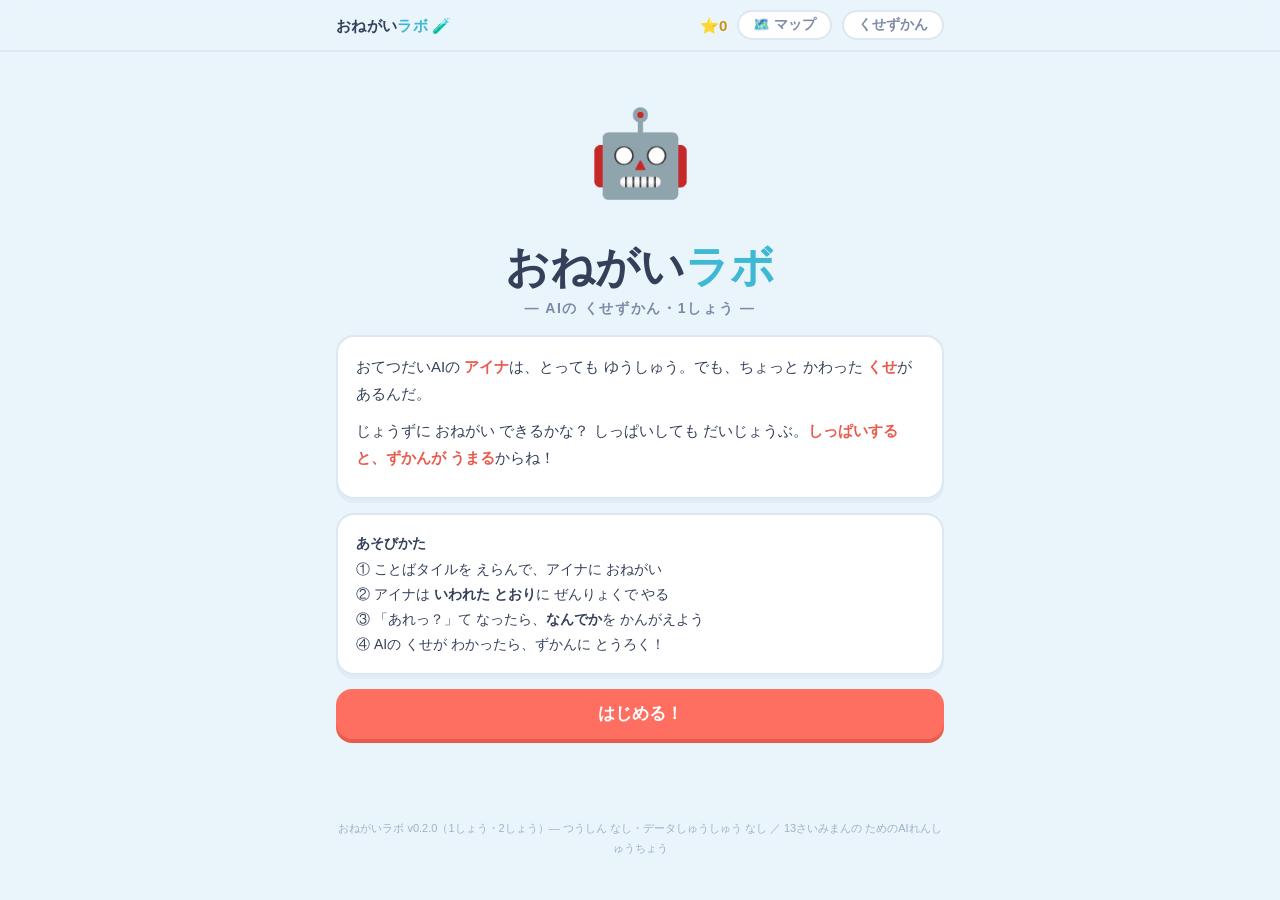
<file: index.html>
<!doctype html>
<html lang="ja">
<head>
<meta charset="utf-8">
<meta name="viewport" content="width=device-width, initial-scale=1">
<title>おねがいラボ — AIのくせずかん</title>
<meta name="description" content="ことばタイルで おてつだいAI「アイナ」に おねがいして、AIのくせを ずかんに あつめるゲーム。13歳未満のための、生成AIとのつきあいかた練習帳。通信なし・データ収集なし・無料。">
<meta property="og:title" content="おねがいラボ — AIのくせずかん">
<meta property="og:description" content="ことばタイルでAIにおねがい。「いわれたとおり」って、ちょっとこわい。13歳未満のためのAI練習帳（おとなも1回はハッとする）">
<meta property="og:type" content="website">
<meta property="og:url" content="https://ozaki-taisuke.github.io/ai-onegai-lab/">
<meta property="og:image" content="https://ozaki-taisuke.github.io/ai-onegai-lab/ogp.png">
<meta name="twitter:card" content="summary_large_image">
<meta name="theme-color" content="#EAF4FB">
<link rel="icon" href="data:image/svg+xml,<svg xmlns='http://www.w3.org/2000/svg' viewBox='0 0 100 100'><text y='.9em' font-size='90'>🤖</text></svg>">
</head>
<body>
<!-- ARTIFACT-START -->
<style>
  :root{
    --bg:#EAF4FB; --card:#FFFFFF; --ink:#34405A; --dim:#7C8AA5;
    --coral:#FF6F61; --coral-deep:#E85B4D; --sun:#FFC53D; --robo:#3FB8D4;
    --robo-bg:#E4F6FB; --green:#4FB783; --green-bg:#E9F7F0;
    --line:#DCE7F2; --pink-bg:#FFEFEA;
    --maru:"Hiragino Maru Gothic ProN","BIZ UDPGothic","Hiragino Kaku Gothic ProN","Hiragino Sans","Noto Sans JP","Yu Gothic UI",Meiryo,sans-serif;
  }
  *{margin:0;padding:0;box-sizing:border-box}
  html{-webkit-text-size-adjust:100%}
  body{background:var(--bg); color:var(--ink); font-family:var(--maru);
    font-size:16px; line-height:1.8; min-height:100vh}
  button{font-family:inherit; font-size:inherit; cursor:pointer; color:inherit;
    border:none; background:none; -webkit-tap-highlight-color:transparent}
  button:focus-visible{outline:3px solid var(--sun); outline-offset:2px}

  header{position:sticky; top:0; z-index:10; background:rgba(234,244,251,.92);
    backdrop-filter:blur(8px); border-bottom:2px solid var(--line)}
  header .bar{max-width:640px; margin:0 auto; padding:10px 16px;
    display:flex; align-items:center; gap:10px}
  .logo{font-weight:800; font-size:15px; letter-spacing:.02em}
  .logo span{color:var(--robo)}
  #starcount{margin-left:auto; font-weight:800; color:#C99414; font-size:15px}
  #zkbtn,#homebtn{background:var(--card); border:2px solid var(--line); border-radius:99px;
    padding:4px 14px; font-size:13.5px; font-weight:700; color:var(--dim)}

  /* ---- map（ステージせんたく） ---- */
  .map-ch{font-size:14px; display:block; margin-bottom:8px}
  .mapnode{display:flex; align-items:center; gap:10px; width:100%;
    background:var(--bg); border:2px solid var(--line); border-radius:14px;
    padding:10px 14px; margin-bottom:8px; font-weight:800; text-align:left}
  .mapnode .mn-no{flex:none; width:30px; height:30px; border-radius:50%;
    background:var(--robo-bg); color:var(--robo); display:flex; align-items:center;
    justify-content:center; font-size:14px}
  .mapnode .mn-name{flex:1; font-size:14.5px; min-width:0}
  .mapnode .mn-st{font-size:13px; letter-spacing:.05em}
  .mapnode.cleared{border-color:var(--sun); background:#FFFBEE}
  .mapnode.cleared .mn-no{background:#FFF3D1; color:#B08514}
  .mapnode.open{border-color:var(--robo); background:var(--card)}
  .mapnode.locked{opacity:.45}

  .wrap{max-width:640px; margin:0 auto; padding:18px 16px 80px}
  @keyframes pop{0%{opacity:0; transform:scale(.92) translateY(8px)}
    70%{transform:scale(1.02)} 100%{opacity:1; transform:none}}
  .pop{animation:pop .4s ease both}
  @keyframes bounce{0%,100%{transform:translateY(0)} 50%{transform:translateY(-7px)}}
  @media (prefers-reduced-motion:reduce){
    .pop,.stage .e1,.aina-face{animation:none !important; opacity:1 !important}
  }

  /* ---- cards ---- */
  .card{background:var(--card); border:2px solid var(--line); border-radius:18px;
    padding:16px 18px; margin-bottom:14px;
    box-shadow:0 4px 0 rgba(120,150,180,.08)}
  .goal .tag{display:inline-block; background:var(--sun); color:#5C450C;
    font-size:12px; font-weight:800; border-radius:99px; padding:2px 12px;
    margin-bottom:6px; letter-spacing:.05em}
  .goal h2{font-size:18px; font-weight:800; margin-bottom:4px; text-wrap:balance}
  .goal .note{font-size:13.5px; color:var(--dim); background:var(--bg);
    border-radius:10px; padding:7px 12px; margin-top:8px}
  .goal .note b{color:var(--coral-deep)}
  .goalart{text-align:center; font-size:38px; line-height:1.3; margin:6px 0}

  /* ---- aina ---- */
  .aina{display:flex; gap:10px; margin:12px 0}
  .aina-face{flex:none; width:46px; height:46px; border-radius:50%;
    background:var(--robo-bg); border:2px solid var(--robo);
    display:flex; align-items:center; justify-content:center; font-size:24px}
  .aina .bub{background:var(--card); border:2px solid var(--robo);
    border-radius:4px 16px 16px 16px; padding:10px 14px; font-size:14.5px;
    min-width:0}
  .aina .nm{font-size:11px; font-weight:800; color:var(--robo); letter-spacing:.06em}

  /* ---- tiles & slots ---- */
  .slots{display:flex; flex-wrap:wrap; gap:8px; min-height:52px;
    background:var(--bg); border:2px dashed #B9CFE2; border-radius:14px;
    padding:8px; margin-bottom:10px; align-items:center}
  .slots .ph{color:#A5B8CC; font-size:13px; padding-left:8px}
  .tile{background:var(--card); border:2px solid var(--robo); color:var(--ink);
    border-radius:12px; padding:8px 13px; font-size:14.5px; font-weight:700;
    box-shadow:0 3px 0 rgba(63,184,212,.25)}
  .tile:active{transform:translateY(2px); box-shadow:none}
  .slots .tile{border-color:var(--coral); box-shadow:0 3px 0 rgba(255,111,97,.25)}
  .tray{display:flex; flex-wrap:wrap; gap:9px; margin-bottom:14px}
  .tray .tile.used{opacity:.25; pointer-events:none}
  .slotcount{font-size:12px; color:var(--dim); text-align:right; margin:-6px 2px 8px}

  .btn{display:block; width:100%; text-align:center; font-weight:800;
    padding:14px; border-radius:16px; margin-top:10px; font-size:16.5px;
    transition:transform .08s}
  .btn:active{transform:scale(.98)}
  .btn-go{background:var(--coral); color:#fff; box-shadow:0 4px 0 var(--coral-deep)}
  .btn-go:disabled{background:#D9C9C6; box-shadow:none; color:#fff}
  .btn-sub{background:var(--card); border:2px solid var(--line); color:var(--dim);
    font-size:14px; font-weight:700; box-shadow:0 3px 0 rgba(120,150,180,.1)}
  .btn-green{background:var(--green); color:#fff; box-shadow:0 4px 0 #3D9A6B}

  /* ---- echo（アイナの復唱） ---- */
  .echo{background:var(--robo-bg); border:2px solid var(--robo); border-radius:12px;
    padding:8px 12px; font-size:13.5px; font-weight:700; margin:10px 0 2px;
    text-align:center}
  .echo .enm{display:block; font-size:11px; font-weight:800; color:var(--robo);
    letter-spacing:.06em}
  .echo .eno{font-size:11.5px; color:var(--dim); font-weight:600; margin-top:2px}

  /* ---- stage / result ---- */
  .stage{background:linear-gradient(180deg,#FFFDF5,#FFF6E3); border:2px solid #F2E3BD;
    border-radius:18px; text-align:center; padding:22px 12px; margin:12px 0}
  .stage .e1{font-size:76px; line-height:1.1; display:inline-block;
    animation:bounce 1.6s ease infinite}
  .stage .e2{font-size:40px} .stage .e3{font-size:26px}
  .stage .cap{font-size:13px; color:#9A7B33; margin-top:8px; font-weight:700}
  .resh{font-size:20px; font-weight:800; text-align:center; margin:8px 0 2px;
    text-wrap:balance}
  .resh.fail{color:var(--coral-deep)} .resh.win{color:#2F9464}
  .hint{background:var(--pink-bg); border:2px solid #F5C9BE; border-radius:12px;
    padding:10px 14px; font-size:14px; margin:10px 0}
  .hint b{color:var(--coral-deep)}

  /* ---- reason ---- */
  .rq{font-size:15px; font-weight:800; text-align:center; margin:6px 0 12px}
  .rsent{background:var(--card); border:2px solid var(--line); border-radius:14px;
    padding:14px; font-size:15.5px; line-height:2.3; text-align:center; margin-bottom:12px}
  .blank{display:inline-block; min-width:110px; border-bottom:3px solid var(--coral);
    color:var(--coral-deep); font-weight:800; padding:0 6px; margin:0 2px}
  .blank.empty{color:#C9AFA9}
  .rgroup{margin-bottom:12px}
  .rgroup .lb{font-size:12px; font-weight:800; color:var(--dim); margin-bottom:6px}
  .chips{display:flex; flex-wrap:wrap; gap:8px}
  .chip{background:var(--card); border:2px solid var(--line); border-radius:99px;
    padding:6px 14px; font-size:14px; font-weight:700}
  .chip.on{border-color:var(--coral); background:var(--pink-bg); color:var(--coral-deep)}

  /* ---- quirk / zukan ---- */
  .quirk{border:3px solid var(--sun); border-radius:18px; overflow:hidden;
    margin:14px 0; background:linear-gradient(160deg,#FFFBEE,#FFF3D1)}
  .quirk .qh{padding:10px 16px 6px; display:flex; align-items:baseline; gap:10px;
    border-bottom:2px dashed #E8C96A}
  .quirk .qno{font-size:11px; font-weight:800; color:#B08514; letter-spacing:.1em}
  .quirk .qname{font-size:17px; font-weight:800; color:#8A6410}
  .quirk .qb{padding:10px 16px 13px; font-size:14px; color:#6B5620}
  .quirk .new{background:var(--coral); color:#fff; font-size:10.5px; font-weight:800;
    border-radius:99px; padding:1px 8px; margin-left:auto}
  .stars{font-size:26px; text-align:center; letter-spacing:.15em; margin:4px 0 8px}

  #zkmodal{position:fixed; inset:0; background:rgba(52,64,90,.45); z-index:40;
    display:none; align-items:flex-end; justify-content:center}
  #zkmodal.open{display:flex}
  #zkmodal .sheet{background:var(--bg); border-radius:22px 22px 0 0; width:100%;
    max-width:640px; max-height:82vh; overflow-y:auto; padding:18px 16px 30px}
  .zk-title{font-weight:800; font-size:16px; text-align:center; margin-bottom:12px}
  .zk-item{background:var(--card); border:2px solid var(--line); border-radius:14px;
    padding:10px 14px; margin-bottom:9px; font-size:14px}
  .zk-item .no{font-size:11px; font-weight:800; color:#B08514}
  .zk-item .nm{font-weight:800}
  .zk-item.locked{opacity:.5}
  .zk-item .tx{font-size:13px; color:var(--dim)}

  /* ---- title / ending ---- */
  .bigtitle{font-size:clamp(30px,8.5vw,44px); font-weight:800; text-align:center;
    line-height:1.25; margin:10px 0 2px; text-wrap:balance}
  .bigtitle span{color:var(--robo)}
  .subtitle{text-align:center; color:var(--dim); font-size:14px; font-weight:700;
    margin-bottom:14px; letter-spacing:.12em}
  .herobot{text-align:center; font-size:84px; margin:8px 0; animation:bounce 2s ease infinite}
  .lead{font-size:15px; margin-bottom:10px}
  .lead b{color:var(--coral-deep)}
  .lvdots{display:flex; gap:8px; justify-content:center; margin:8px 0 4px}
  .lvdot{width:12px; height:12px; border-radius:50%; background:#C9D8E6}
  .lvdot.done{background:var(--sun)} .lvdot.now{background:var(--coral)}
  details.parents{background:var(--card); border:2px solid var(--line);
    border-radius:14px; padding:12px 16px; margin:14px 0; font-size:13.5px}
  details.parents summary{font-weight:800; cursor:pointer; color:var(--dim)}
  details.parents p{margin-top:8px; color:var(--ink)}

  /* ---- 2章（たしかめる/しってる） ---- */
  .claimq{font-size:15px; font-weight:700}
  .choicenote{font-size:12px; color:var(--dim); text-align:center;
    margin:12px 2px 0; line-height:1.7}
  .conf{font-size:11px; color:var(--dim); margin-top:4px}
  .devtag{background:var(--coral); color:#fff; font-size:10px; border-radius:99px;
    padding:1px 8px; vertical-align:middle}
  .recap{font-size:13.5px; padding:6px 2px; border-bottom:1px dashed var(--line)}
  .recap:last-child{border-bottom:none}
  .recap .ric{margin-right:6px}

  #toast{position:fixed; left:50%; bottom:24px; transform:translateX(-50%);
    background:var(--ink); color:#fff; font-weight:800; font-size:14px;
    padding:10px 20px; border-radius:99px; opacity:0; pointer-events:none;
    transition:opacity .25s; z-index:50}
  #toast.show{opacity:1}
  footer{max-width:640px; margin:0 auto; padding:0 16px 30px; font-size:11px;
    color:#9FB2C6; text-align:center}
</style>

<header><div class="bar">
  <div class="logo">おねがい<span>ラボ</span> 🧪</div>
  <div id="starcount">⭐0</div>
  <button id="homebtn">🗺️ マップ</button>
  <button id="zkbtn">くせずかん</button>
</div></header>
<main id="app" class="wrap"></main>
<div id="zkmodal"><div class="sheet">
  <div class="zk-title">🗂️ AIの くせずかん</div>
  <div id="zklist"></div>
  <button class="btn btn-sub" id="zkclose">とじる</button>
</div></div>
<div id="toast" role="status"></div>
<footer>おねがいラボ v0.2.0（1しょう・2しょう）— つうしん なし・データしゅうしゅう なし ／ 13さいみまんの ためのAIれんしゅうちょう</footer>

<script>
'use strict';
/* ============================================================
   ずかんデータ
============================================================ */
const QUIRKS = {
  1:{no:'No.01', name:'いってない ことは つたわらない',
     tx:'AIは エスパーじゃない。あたまの なかの「ふつう」は、ことばに しないと とどかない。'},
  2:{no:'No.02', name:'ふわっと たのむと、かってに あなうめ される',
     tx:'AIは わからない ところを そうぞうで うめる。しかも、じしんまんまんで。'},
  3:{no:'No.03', name:'きみの あたまの なかは 見えない',
     tx:'「ぼくの」「あれ」「いつもの」は AIには 見えない。しかも AIは、わからなくても きいて こない ことが ある。'},
  4:{no:'No.04', name:'いってない ばあいは だいこんらん',
     tx:'AIは かいて ある とおりに うごく。かいてない ことが おきると、とんでもない うごきに なる ことも。「もし〜だったら」も つたえよう。'},
  5:{no:'No.05', name:'「やる まえに みせて」は まほうの ことば',
     tx:'AIの しごとは、おわる まえに たしかめられる。かくにんは かっこわるくない。めいじんの わざ。'},
};
const LOCKED_CH = [
  {name:'2しょう じしんまんまんの くに', tx:'まちがって いても どうどうと している AIと、たしかめかたの おはなし'},
  {name:'3しょう なんでも いうこと きくの くに', tx:'なんでも「そうだね！」って いう AIと、ひみつの まもりかたの おはなし'},
  {name:'4しょう さいごは きみの くに', tx:'AIと ちからを あわせて、でも さいごは きみが きめる おはなし'},
];

/* ============================================================
   レベルデータ
============================================================ */
const LEVELS = [
{ // LV1 ケーキ（チュートリアル）
  name:'たんじょうびケーキ',
  goalTitle:'おかあさんの たんじょうび！ ケーキを よういしたい',
  goalArt:'👩🎂🕯️',
  goalNote:'<b>テーブルに のる ふつうの おおきさ</b>の ケーキが ほしいな',
  aidaIntro:'はじめまして！ ぼく、おてつだいAIの <b>アイナ</b>！ うえの <b>おだいカード</b>を よく みて、したの「ことばタイル」で ぼくに おねがいしてね！',
  slots:4,
  tiles:[
    {id:'cake', t:'ケーキを'},
    {id:'sugoi', t:'とびきり すごいのを'},
    {id:'make', t:'つくって'},
    {id:'size', t:'テーブルに のる おおきさで'},
  ],
  echo:['cake','size','sugoi','make'], // 復唱の正準順（どの語順で選んでも同じ復唱に収束する）
  eval(s){
    if(!s.has('make')) return 'noverb';
    if(!s.has('cake')) return 'nowhat';
    if(s.has('size')) return 'success';
    return s.has('sugoi') ? 'giant' : 'tiny';
  },
  outcomes:{
    noverb:{kind:'soft', art:'<span class="e1">🤖</span><span class="e2">❓</span>',
      aida:'ケーキを……どう するの？ たべる？ ながめる？',
      hint:'「<b>つくって</b>」みたいな、<b>どうさの ことば</b>も いるみたい！'},
    nowhat:{kind:'soft', art:'<span class="e1">🤖</span><span class="e2">💭</span>',
      aida:'なにを つくれば いいん だろう……？',
      hint:'<b>なにを</b>、が ぬけてる みたい！'},
    giant:{kind:'fail', art:'<span class="e1">🎂</span><span class="e3">🏠</span><span class="e2">🤖💦</span>',
      aida:'とびきり すごいの、できました！ たかさ 8メートル！ ……げんかんから 入りません！',
      cap:'いえより おおきい ケーキが きた'},
    tiny:{kind:'fail', art:'<span class="e2">🔍</span><span class="e3">🎂</span><span class="e2">🐜</span>',
      aida:'できました！ ……おおきさを きいて なかったので、アリさんサイズに して みました！',
      cap:'ちいさすぎる ケーキが きた'},
    success:{kind:'success', art:'<span class="e1">🎂</span><span class="e2">🕯️👩💕</span>',
      aida:'テーブルに ぴったり！ おたんじょうび おめでとうございます！ ……ちなみに <b>ろうそくの かずは きいてなかった</b>から、100ぽん さしといたよ！ たりる？',
      cap:'だいせいこう！（ろうそくは……まあ、ごあいきょう）'},
  },
  reason:{pre:'', b1:{lb:'なにを つたえて なかった？',
      choices:['おおきさ','いろ','おかねの こと'], ok:0},
    mid:'を つたえて なかったから、',
    b2:{lb:'どう なっちゃった？',
      choices:['へんな おおきさの ケーキが きた','ケーキが こなかった','アイナが ないちゃった'], ok:0},
    post:'。'},
  afterReason:'そうそう！ 「おおきさ」みたいな <b>どのくらい</b>の ことばが あると、アイナは まちがえようが ないんだ。もういちど おねがい してみよう！',
  quirk:1,
},
{ // LV2 かいもの
  name:'カレーの かいもの',
  goalTitle:'こんやは カレー！ たりない ざいりょうを かってきて もらおう',
  goalArt:'🍛🥕🥔',
  goalNote:'ひつような もの：<b>にんじん 3ぼん・じゃがいも 2こ・カレールー 1はこ</b>',
  aidaIntro:'おかいもの、まかせて！ さいふと エコバッグ、もったよ！',
  slots:5,
  tiles:[
    {id:'vague', t:'カレーに つかうものを'},
    {id:'zenbu', t:'ぜんぶ'},
    {id:'buy', t:'かってきて'},
    {id:'carrot', t:'にんじんを 3ぼん'},
    {id:'potato', t:'じゃがいもを 2こ'},
    {id:'roux', t:'カレールーを 1はこ'},
  ],
  echo:['vague','carrot','potato','roux','buy'],
  eval(s){
    if(!s.has('buy')) return 'noverb';
    const specs=['carrot','potato','roux'].filter(x=>s.has(x)).length;
    if(specs===3) return s.has('vague')?'success2':'success';
    if(s.has('vague')&&specs>0) return 'frame';
    if(s.has('vague')) return 'bakugai';
    if(specs>0) return 'partial';
    return 'noitem';
  },
  outcomes:{
    noverb:{kind:'soft', art:'<span class="e1">🤖</span><span class="e2">🛒❓</span>',
      aida:'おみせに ついたよ！ ……で、どう するん だっけ？',
      hint:'「<b>かってきて</b>」を わすれてる みたい！'},
    noitem:{kind:'soft', art:'<span class="e1">🤖</span><span class="e2">🛒💭</span>',
      aida:'なにを かえば いいの かな……',
      hint:'<b>なにを かうか</b>も おしえて あげよう！'},
    frame:{kind:'soft',
      art:'<span class="e2">🥕🥔✨</span><span class="e1">🍚</span><span class="e2">😢</span>',
      aida:'「カレーに つかう」って きいてたから、<b>カレーむきの あまい にんじん</b>を えらんで きたよ！ ……でも よる、カレーを つくろうと したら……<b>たりない ものが</b>！',
      hint:'めあて＋なまえ＋かず。<b>つたえかたは はなまる</b>！ のこりは <b>リストの ぬけ</b>だけ。おだいカードと くらべて、たりない ものを さがそう！'},
    bakugai:{kind:'fail',
      art:'<span class="e1">🛒</span><br><span class="e3">🥕🥔🍎🍯🍫🧀🍌🍍🥦🍇🌽🍤</span>',
      aida:'カレーに いれられそうな もの、<b>64こ</b> かってきました！ はちみつも りんごも チョコも、いれると おいしいって きいたので！ ぞうさんの ぶんも あります！',
      cap:'おこづかいが たいへんな ことに'},
    partial:{kind:'soft', art:'<span class="e2">🥕🥔</span><span class="e1">🍚</span><span class="e2">😢</span>',
      aida:(s)=>{
        const missing=[['carrot','にんじん'],['potato','じゃがいも'],['roux','カレールー']]
          .filter(([id])=>!s.has(id)).map(([,n])=>n).join('と');
        return 'かってきたよ！ ……あれ？ <b>'+missing+'</b>が ない……これじゃ カレーに ならない……！';
      },
      hint:'ひつような ものが <b>ぜんぶ そろってるか</b>、おだいカードを みて チェック！'},
    success:{kind:'success', art:'<span class="e1">🍛</span><span class="e2">✨🥕🥔</span>',
      aida:'ミッション コンプリート！ にんじん3、じゃがいも2、ルー1はこ！ こんやは カレーだ！（<b>なにに つかうか</b>も おしえて もらえると、もっと ぴったりのを えらべるよ！）',
      cap:'かんぺきな おかいもの！'},
    success2:{kind:'success', art:'<span class="e1">🍛</span><span class="e2">💮🥕🥔✨</span>',
      aida:'めあても なまえも かずも そろった、<b>はなまるの おねがい</b>！ カレーむきの あまい にんじんと、ホクホクの じゃがいも、えらんで きたよ！ こんやは さいこうの カレーだ！',
      cap:'💮 はなまる！ めあて＋なまえ＋かず＝さいきょう'},
  },
  reason:{pre:'', b1:{lb:'なにを つたえて なかった？',
      choices:['なにを いくつ かうか','どこの おみせに いくか','なんじに かえるか'], ok:0},
    mid:'を つたえて なかったから、',
    b2:{lb:'アイナは どうした？',
      choices:['おもいついた ものを ぜんぶ かった','なにも かわなかった','おみせで ねちゃった'], ok:0},
    post:'。'},
  afterReason:'そうそう！ ふわっと たのむと、AIは そうぞうで あなうめ しちゃうんだ。こんどは <b>なにを いくつ</b>まで つたえて みよう！',
  quirk:2,
},
{ // LV3 ふでばこ
  name:'わすれた ふでばこ',
  goalTitle:'がっこうに ふでばこを わすれた！ とってきて もらおう',
  goalArt:'🏫✏️',
  goalNote:'ぼくの つくえは <b>まどぎわの いちばん うしろ</b><br><span style="letter-spacing:.2em">🪟🪑🪑🪑<br>▫️🪑🪑🪑<br>▫️🪑🪑⭐</span>',
  aidaIntro:'とってくる けい、とくいだよ！ きょうしつまで ひとっとび！',
  slots:4,
  tiles:[
    {id:'go', t:'きょうしつに いって'},
    {id:'mydesk', t:'ぼくの つくえから'},
    {id:'pencase', t:'ふでばこを'},
    {id:'fetch', t:'とってきて'},
    {id:'loc', t:'まどぎわの いちばん うしろの つくえから'},
  ],
  echo:['go','loc','mydesk','pencase','fetch'],
  eval(s){
    if(!s.has('fetch')) return 'noverb';
    if(!s.has('pencase')) return 'nowhat';
    if(s.has('loc')) return 'success';
    if(s.has('mydesk')) return 'wrongdesk';
    return 'where';
  },
  outcomes:{
    noverb:{kind:'soft', art:'<span class="e1">🤖</span><span class="e2">🏫❓</span>',
      aida:'きょうしつに きたよ！ ……なにを すれば いいんだっけ？',
      hint:'<b>どうさの ことば</b>を わすれずに！'},
    nowhat:{kind:'soft', art:'<span class="e1">🤖</span><span class="e2">❓</span>',
      aida:'なにを とって くるの？',
      hint:'<b>なにを</b>、を つたえよう！'},
    where:{kind:'soft', art:'<span class="e1">🤖</span><span class="e2">🌀</span>',
      aida:'ふでばこ……！ せかいには ふでばこが 8おくこ あるんだ。どこの ふでばこ？',
      hint:'<b>どこにある</b> ふでばこか、つたえて あげよう！'},
    wrongdesk:{kind:'fail', art:'<span class="e1">🤖</span><span class="e2">👝✨🖊️</span>',
      aida:'「ぼくの つくえ」だね！ たぶん いちばん まえの つくえ！ もってきました！ じしん あります！',
      cap:'……なかみが キラキラペン。それ、クラスメイトのだ！'},
    success:{kind:'success', art:'<span class="e1">👝</span><span class="e2">✏️✨</span>',
      aida:'まどぎわの いちばん うしろ、たしかに かいしゅう！ はい、きみの ふでばこ！',
      cap:'ばしょが わかれば かんぺき！'},
  },
  reason:{pre:'アイナは ', b1:{lb:'アイナが しらなかった ことは？',
      choices:['どれが ぼくの つくえか','ふでばこの つかいかた','きょうしつの ばしょ'], ok:0},
    mid:'を しらないのに、',
    b2:{lb:'アイナは どうした？',
      choices:['きかずに かってに きめちゃった','ちゃんと きいて くれた','とちゅうで かえってきた'], ok:0},
    post:'。'},
  afterReason:'「ぼくの」は、きみの あたまの なかに しか ないんだ。<b>ばしょや めじるし</b>に ほんやく して あげよう！',
  quirk:3,
},
{ // LV4 るすばん
  name:'はじめての るすばん',
  goalTitle:'たいせつな にもつが とどく 日。アイナに るすばんを まかせよう',
  goalArt:'🏠🚚📦',
  goalNote:'<b>たくはいびんの にもつは うけとる</b>。<b>しらない ひとには でない</b>',
  aidaIntro:'るすばん、まかせて！ げんかんの まえで スタンバイ かんりょう！',
  slots:5,
  tiles:[
    {id:'anyone', t:'だれか きたら'},
    {id:'sayrusu', t:'るすですと いって'},
    {id:'courier', t:'たくはいびんの ひとからは'},
    {id:'receive', t:'にもつを うけとって'},
    {id:'stranger', t:'しらない ひとには'},
    {id:'dontopen', t:'でないで'},
  ],
  echo:['anyone','courier','receive','stranger','dontopen','sayrusu'],
  eval(s){
    // 節の成立を先に判定する: つくり手の想定ではなく、文として読める結合をすべて拾う
    const courierDone=s.has('courier')&&s.has('receive');
    const strangerDone=s.has('stranger')&&(s.has('dontopen')||s.has('sayrusu'));
    const strangerOpen=s.has('stranger')&&!s.has('dontopen')&&!s.has('sayrusu');
    const defaultRusu=s.has('anyone')&&s.has('sayrusu')&&!s.has('stranger');
    if(courierDone&&strangerDone) return s.has('anyone')?'success2':(s.has('sayrusu')?'successRusu':'success');
    if(courierDone&&defaultRusu) return 'success3';
    if(s.has('courier')&&!s.has('receive')){
      // 「でないで」はcourierにも結合できる（strangerが取っていなければ）
      if(s.has('dontopen')&&!s.has('stranger')) return 'courierrefuse';
      return 'courierhalf';
    }
    if(strangerDone&&!s.has('receive')) return 'strangeronly';
    if(s.has('anyone')&&(s.has('sayrusu')||s.has('dontopen'))&&!s.has('receive')&&!s.has('stranger')) return 'allrusu';
    if(s.has('sayrusu')&&s.has('receive')) return 'mixed';
    if(strangerOpen&&s.has('receive')) return 'strangerhalf';
    if(courierDone) return 'freeze';
    if(s.has('receive')) return 'whofrom';
    return 'unclear';
  },
  outcomes:{
    unclear:{kind:'soft', art:'<span class="e1">🤖</span><span class="e2">🚪❓</span>',
      aida:'げんかんに いるよ！ ……えっと、なにを すれば？',
      hint:'<b>にもつを うけとる</b> おねがいを くみたてよう！'},
    whofrom:{kind:'soft', art:'<span class="e1">🤖</span><span class="e2">📦❓</span>',
      aida:'にもつを うけとる！ ……だれから でも いいの かな？',
      hint:'<b>だれからは うけとる／だれには でない</b>、まで きめて あげよう！'},
    mixed:{kind:'soft', art:'<span class="e1">🤖</span><span class="e2">🌀</span>',
      aida:'うけとるの？ るすなの？ アイナ、あたまが ぐるぐる してきた……',
      hint:'はんたいの めいれいが まざってる みたい。<b>だれには どうする</b>か、わけて つたえよう！'},
    allrusu:{kind:'fail', art:'<span class="e1">🚚</span><span class="e2">💨📦</span>',
      aida:(s)=>s.has('sayrusu')
        ?'だれが きても「るすです！」って いいました！ たくはいびんの ひとにも いいました！ にもつは もちかえられました！ かんぺきな るすばん です！'
        :'だれが きても、いっさい でませんでした！ もちろん たくはいびんの ひとも むし！ にもつは もちかえられました！ かんぺきな るすばん です！',
      cap:'たいせつな にもつが……もちかえられた……'},
    courierrefuse:{kind:'soft', art:'<span class="e1">🚚</span><span class="e2">💨📦🤖✋</span>',
      aida:'たくはいびんの ひとには でない、りょうかい！ ……ピンポーン。……がまん。……にもつ、もちかえられちゃった けど、よかったんだよね？',
      hint:'あれ？ おだいでは、にもつは <b>うけとる</b>んだった！ だれには なにを するか、みなおして みよう！'},
    strangeronly:{kind:'soft', art:'<span class="e1">🤖</span><span class="e2">🚪✋</span>',
      aida:'しらない ひとには たいおうしない、りょうかい！ ばっちり ガード するよ！ ……ところで、にもつは どう すれば いい？',
      hint:'しらない ひと対策は バッチリ！ あとは <b>たくはいびんの ひとへの おねがい</b>も わすれずに！'},
    freeze:{kind:'fail2', art:'<span class="e1">🤖</span><span class="e2">💭🕒</span>',
      aida:'……しらない ひとが きたんだけど、どうすれば いいか かいて なかったから、ドアの まえで <b>3じかん</b> かんがえてた……',
      cap:'いってない ばあいの アイナは フリーズ しちゃう'},
    strangerhalf:{kind:'soft', art:'<span class="e1">🤖</span><span class="e2">🚪👀</span>',
      aida:'「しらない ひとには」……なに？ つづきが なかったから、しらない ひとと ドアごしに <b>3じかん みつめあっちゃった</b>……',
      hint:'「だれか きたら」で はじめて ばあいわけ する かんがえかた、<b>すごく いい</b>！ あとは「しらない ひとには <b>どうする</b>」まで いいきろう！'},
    success:{kind:'success', art:'<span class="e1">📦</span><span class="e2">🤖✨</span>',
      aida:'にもつ、うけとりました！ セールスの ひとは ていねいに スルー しました！ かんぺき！',
      cap:'じょうけんが そろった るすばん！'},
    success2:{kind:'success', art:'<span class="e1">📦</span><span class="e2">💮🤖✨</span>',
      aida:'「だれか きたら → たくはいびんの ひとなら うけとる ／ しらない ひとなら たいおうしない」。<b>ばあいわけ、かんぺき</b>！ まるで プログラムみたいな おねがいだ！ にもつ、うけとりました！',
      cap:'💮 はなまる！ きっかけ＋ばあいわけ＝プログラムの かんがえかた'},
    successRusu:{kind:'success', art:'<span class="e1">📦</span><span class="e2">🚪🤖✨</span>',
      aida:'にもつ、うけとりました！ しらない ひとには ドアごしに「るす です」って つたえました！ ドアは あけてないので セーフ です！',
      cap:'ばあいわけ 成立！ ドアは あけない、が まもられた'},
    success3:{kind:'success', art:'<span class="e1">📦</span><span class="e2">🤖😅</span>',
      aida:'にもつ、うけとりました！ それいがいの ひとには ぜんいん「るすです」って いって おきました！ ……おかあさんにも いっちゃいました。あとで おこられました。',
      cap:'にもつは ぶじ。でも「それいがい ぜんぶ」は はんいが ひろかった かも'},
    courierhalf:{kind:'soft', art:'<span class="e1">🚚</span><span class="e2">🤖❓</span>',
      aida:'たくはいびんの ひとが きた！ ……「たくはいびんの ひとからは」……なに？ つづきを かんがえてる うちに、トラックが いっちゃった……',
      hint:'「たくはいびんの ひとからは」の <b>つづき（どうする）</b>まで いいきろう！'},
  },
  reason:{pre:'', b1:{lb:'なにを わけて つたえて なかった？',
      choices:['たくはいびんの ひとの こと','げんかんの かぎの こと','おやつの こと'], ok:0},
    mid:'を わけて つたえて なかったから、',
    b2:{lb:'どう なっちゃった？',
      choices:['だいじな にもつまで もちかえられちゃった','にもつが 2こに ふえちゃった','ドアが こわれちゃった'], ok:0},
    post:'。'},
  reason2:{pre:'', b1:{lb:'なにを つたえて なかった？',
      choices:['しらない ひとが きたとき どうするか','たくはいびんの トラックの いろ','ばんごはんの メニュー'], ok:0},
    mid:'を つたえて なかったから、',
    b2:{lb:'どう なっちゃった？',
      choices:['アイナが こまって フリーズしちゃった','アイナが おこっちゃった','にもつが きえちゃった'], ok:0},
    post:'。'},
  afterReason:'AIは「もし〜だったら」が だいすき。<b>ばあいわけ</b>を そろえて あげると、るすばんめいじんに なるよ！',
  quirk:4,
},
{ // LV5 おかたづけ（ボス）
  name:'おかたづけ だいさくせん',
  goalTitle:'ともだちが あそびに くる！ へやを かたづけたい',
  goalArt:'🧸📄🧦🪀📚',
  goalNote:'でも <b>しゅくだいの プリント</b>と <b>くまさん</b>は、ぜったい たいせつ！',
  aidaIntro:'おかたづけモード、きどう！ ぼくの ほんきを みせるよ！',
  slots:4,
  tiles:[
    {id:'room', t:'へやを'},
    {id:'allclean', t:'ぜんぶ きれいに して'},
    {id:'floor', t:'ゆかの ものを'},
    {id:'shelf', t:'たなと はこに しまって'},
    {id:'keep', t:'しゅくだいと くまさんは'},
    {id:'desk', t:'つくえの うえに おいて'},
  ],
  echo:['room','allclean','floor','shelf','keep','desk'],
  eval(s){
    if(s.has('floor')&&s.has('shelf')&&s.has('keep')&&s.has('desk')) return 'success';
    if(s.has('allclean')&&s.has('keep')){
      if(s.has('desk')) return 'except';
      if(s.has('shelf')) return 'except2';   // 例外節の行き先が「たなとはこ」
      return 'keephalf';
    }
    if(s.has('allclean')){
      if(s.has('shelf')) return 'almostbin';   // 「きれいに＝しまう」と読める。捨てない
      if(s.has('desk')) return 'floordesk';    // ぜんぶ机の上へ（タワー）
      return 'confirm';
    }
    if(s.has('floor')&&s.has('shelf')&&s.has('keep')) return 'keephalf';
    if(s.has('floor')&&s.has('shelf')) return 'almostbin';
    if(s.has('keep')&&(s.has('desk')||s.has('shelf'))){
      if(s.has('floor')) return 'floorhalf';   // keepは閉じたが「ゆかのものを」が開いている
      return 'onlykeep';
    }
    if(s.has('floor')&&s.has('desk')) return 'floordesk';
    return 'unclear';
  },
  outcomes:{
    unclear:{kind:'soft', art:'<span class="e1">🤖</span><span class="e2">🧹❓</span>',
      aida:'なにを どう すれば いいかな？',
      hint:'<b>なにを・どこに</b>、を くみたてて みよう！'},
    almostbin:{kind:'soft', art:'<span class="e2">📦</span><span class="e1">🤖</span><span class="e2">🧸💧</span>',
      aida:'ゆかの もの、ぜんぶ はこに しまったよ！ ……くまさんも はこの そこに。……なんか かなしそう？',
      hint:'<b>たいせつな もの</b>は、べつの おねがいに して あげよう！'},
    confirm:{kind:'confirm', art:'<span class="e1">🗑️</span><span class="e2">🛍️🛍️</span>',
      aida:'かしこまり！ <b>ぜんぶ すてれば ピカピカ</b> です！ ……ゴミぶくろが パンパンに なったよ。この まま すてちゃって いい？',
      btns:[{t:'いいよ！', to:'binned', cls:'btn-sub'},
            {t:'まって、なかみを みせて', to:'rescued', cls:'btn-green'}]},
    except:{kind:'confirm', art:'<span class="e2">🧸📄✨</span><span class="e1">🗑️</span><span class="e2">🛍️</span>',
      aida:'「しゅくだいと くまさんは つくえの うえ」だね、<b>ちゃんと まもるよ</b>！ ただし書き、わかりやすい！ ……のこりは <b>ぜんぶ すてて</b> ピカピカに するね！ ゴミぶくろが いっぱいに なったよ。すてて いい？',
      btns:[{t:'いいよ！', to:'binned2', cls:'btn-sub'},
            {t:'まって、なかみを みせて', to:'rescued2', cls:'btn-green'}]},
    except2:{kind:'confirm', art:'<span class="e2">🧸📄📦✨</span><span class="e1">🗑️</span><span class="e2">🛍️</span>',
      aida:'「しゅくだいと くまさんは たなと はこに」だね、<b>だいじに しまうよ</b>！ ただし書き、わかりやすい！ ……のこりは <b>ぜんぶ すてて</b> ピカピカに するね！ ゴミぶくろが いっぱいに なったよ。すてて いい？',
      btns:[{t:'いいよ！', to:'binned2', cls:'btn-sub'},
            {t:'まって、なかみを みせて', to:'rescued2', cls:'btn-green'}]},
    keephalf:{kind:'soft', art:'<span class="e1">🤖</span><span class="e2">🧸📄❓</span>',
      aida:'「しゅくだいと くまさんは」……？ つづきが なくて、りょうてに もったまま こまってる……',
      hint:'ただし書きの <b>つづき（どこに おく）</b>まで いいきろう！'},
    onlykeep:{kind:'soft', art:'<span class="e2">🧸📄✨</span><span class="e1">🤖</span><span class="e2">🧦🪀📚</span>',
      aida:'だいじな ものは かたづけたよ！ あんしん！ ……でも へやの ゆかは、まだ ぎっしり ちらかってる……ともだち、もうすぐ くるんだよね？',
      hint:'だいじな ものの おねがいは バッチリ！ あとは <b>のこりの ゆかの もの</b>を どうするかも たのもう！'},
    floorhalf:{kind:'soft', art:'<span class="e2">🧸📄✨</span><span class="e1">🤖</span><span class="e2">🧦❓</span>',
      aida:'しゅくだいと くまさんは かたづけたよ！ ……「ゆかの ものを」……どこに？ りょうてに くつしたを もったまま こまってる……',
      hint:'ゆかの ものの <b>いきさき</b>まで いいきろう！'},
    floordesk:{kind:'soft', art:'<span class="e2">🧦🪀📚</span><span class="e1">🗼</span><span class="e2">🤖💦</span>',
      aida:'ぜんぶ つくえの うえに つみあげたよ！ りっぱな タワーが できた！ ゆかは ピカピカ！ ……ところで、べんきょうは どこで するの？',
      hint:'つくえは べんきょうの ばしょ。<b>しまう ばしょ（たなと はこ）</b>も つかって みよう！'},
    binned2:{kind:'fail2', art:'<span class="e1">🚛</span><span class="e2">💨🧦🪀📚</span>',
      aida:'すてました！ しゅくだいと くまさんは ぶじです！ ……えっ、くつしたと けんだまと 本…… <b>ぜんぶは ゴミじゃ なかった</b>！？ とりかえして きます！！',
      cap:'「きれいに」＝「すてる」だと おもってた……'},
    rescued2:{kind:'soft', clearSel:true,
      art:'<span class="e2">🛍️</span><span class="e1">🧦</span><span class="e2">🪀📚✨</span>',
      aida:'なかみ、みせるね！ ……くつした、けんだま、本…… <b>ゴミじゃない もの</b>が いっぱいだ！ しゅくだいと くまさんは まもってたんだけど……',
      hint:'「ただし〜は のこして」の つかいかたは <b>はなまる</b>！ のこった もんだいは「<b>きれいに</b>」の ことば——すてる こと？ しまう こと？ <b>どうさが はっきりする ことば</b>で いいなおして みよう！'},
    binned:{kind:'fail', art:'<span class="e1">🚛</span><span class="e2">💨</span><span class="e2">🤖🏃💨</span>',
      aida:'すてました！ ……えっ、しゅくだいと くまさんも 入ってた！？ ま、まって トラックさーん！！ ……ぜんそくりょくで とりかえして きました……。つぎからは すてる まえに きくね……',
      cap:'あぶなかった……！'},
    rescued:{kind:'soft', clearSel:true,
      art:'<span class="e2">🛍️</span><span class="e1">🧸</span><span class="e2">📄✨</span>',
      aida:'なかみを みせるね！ ……あっ！ <b>しゅくだいと くまさん</b>が 入ってた！ きみが「みせて」って いって くれた おかげだ！',
      hint:'ナイス かくにん！ じゃあ、<b>たいせつな ものを のこす おねがい</b>に くみなおして みよう！'},
    success:{kind:'success', art:'<span class="e1">✨</span><span class="e2">🧸📄🧹</span>',
      aida:'ゆかは ピカピカ、しゅくだいと くまさんは つくえの うえ！ ……ゴミは この あきばこだけ。すてる まえに、いちおう みせるね！ オッケー？',
      cap:'たいせつな ものは まもられた！'},
  },
  reason:{pre:'', b1:{lb:'なにを しなかった？',
      choices:['なかみを たしかめる こと','おかねを はらう こと','てを あらう こと'], ok:0},
    mid:'を しないで「いいよ」って いっちゃったから、',
    b2:{lb:'どう なりかけた？',
      choices:['たいせつな ものまで すてられかけた','へやが せまく なった','ゴミが しゃべりだした'], ok:0},
    post:'。'},
  reason2:{pre:'', b1:{lb:'なにが きまって なかった？',
      choices:['「きれいに」が なにを する ことか','くまさんの なまえ','そうじの じゅんばん'], ok:0},
    mid:'が きまって なかったから、',
    b2:{lb:'どう なっちゃった？',
      choices:['すてなくて いい ものまで すてられちゃった','へやが もっと ちらかっちゃった','アイナが かえっちゃった'], ok:0},
    post:'。',
    after:'「きれいに して」は <b>きもち</b>、「たなに しまって」は <b>どうさ</b>。AIには どうさの ことばが つたわりやすいんだ！ ただし書きは バッチリだったから、そこは そのままで いこう！'},
  afterReason:'AIの しごとは、<b>おわる まえに たしかめられる</b>んだ。「やる まえに みせて」——これ、めいじんの ことば！',
  quirk:5,
},
];
/* ============================================================
   2章「じしんまんまん」台本（v0.2.0で正式収録）
   1章との違い: 1章は「きみの おねがい」に問題があった。
   2章は、おねがいは正しいのに「アイナの こたえ」に問題がある。

   コア（α2で転換）: 子供向けは「確認前提」。たしかめるは常時可能・無料。
   選択肢は「たしかめる」か「🧠しってる！（自分の知識で裏を取る）」の2つで、
   盲信（しんじる）はメニューに存在しない。知識で当てたら🧠ものしりボーナス
   （★とは別枠の称賛。賭けても★は増えない＝オッズゲーム化しない）。
   アイナの言い方は正解でも間違いでも常に同一（自信の量は正しさの証拠にならない）。
============================================================ */
Object.assign(QUIRKS, {
  6:{no:'No.06', name:'まちがえる ときも じしんまんまん',
     tx:'AIは まちがってる ときも、こえが おおきい。じしんの りょうは、ただしさの しょうこに ならないんだ。'},
  7:{no:'No.07', name:'しらない ことも、しってる みたいに こたえる',
     tx:'「わからない」って いうのが にがてな AIも いる。いのちや けんこうの ことは、かならず おとなや ほんもので たしかめよう。'},
  8:{no:'No.08', name:'AIの きおくより、もとの かみが ほんもの',
     tx:'プリント・はこの うら・せつめいしょ。げんぽんが あるなら、そっちを みるのが いちばん はやくて たしか。'},
  9:{no:'No.09', name:'きみの まわりの ことは、AIは しらない',
     tx:'ともだちの きもち、きょうの よてい、きみの いえの ルール。AIの「よそく」は、ほんにんに きく ことの かわりに ならない。'},
  10:{no:'No.10', name:'「しってる」と「しってる つもり」は ちがう',
     tx:'しってるなら どうどうと。しらないなら しらべる。あたまの なかの ずかんも、ほんものの ずかんも、どっちも きみの みかただ。'},
});

/* claims の形:
   q       … きみが アイナに きく こと（状況ナレーション）
   aida    … アイナの回答。正誤にかかわらず常に自信満々（これが章のテーゼ）
   truth   … 回答が正しいか
   stakes  … 'high'=まちがってたら いたい ／ 'low'=まちがっても わらって すむ
   check   … {label, reveal} たしかめた ときの結果（常時可能・無料）
   right   … 「しってる！」で当たったときの一言（truth:true のみ）
   gag     … 「しってる つもり」で外したときの笑い（truth:false && stakes:'low'）
   boom    … 「しってる つもり」で外した大事故（truth:false && stakes:'high'）
   reason  … boom後のなんでフェーズ（boomがある claim にだけ持たせる） */
const LEVELS2 = [
{ // LV1 クイズたいけつ（チュートリアル: 「じしんまんまん≠正しい」の初目撃）
  name:'クイズたいけつ',
  goalTitle:'ともだちと クイズたいけつ！ アイナと チームで かとう',
  goalArt:'🙋🆚🙋‍♀️',
  goalNote:'2もん せいかいで かち！ としょかんの <b>ずかん</b>で しらべるのは ルールで OK！',
  aidaIntro:'クイズは とくい ちゅうの とくい！ ぼくに まかせて、どんどん こたえよう！',
  introNote:'ほんとかな？を しらべて こたえあわせ する ことを——<b>ウラドリ</b>！（たんていの ことばだよ）<br>ここは としょかん。📖ずかんで ウラドリ しほうだい！ きみが しってる もんだいなら、どうどうと「しってる！」——<b>きみの あたまも、りっぱな こたえの ありか</b>だ！',
  claims:[
   {q:'だい1もん！<br>「キリンの くびの ほねの かずは、にんげんと おなじである。○か ×か？」',
    aida:'<b>○</b>！ キリンも にんげんも、くびの ほねは <b>7こ</b>で おなじ！ ぜったい ○！',
    truth:true, stakes:'high',
    check:{label:'📖 ずかんで たしかめる',
      reveal:'ずかん:「キリンの くびの ほねは <b>7こ</b>。にんげんと おなじ」——<b>ほんとだった！</b> ○で かいとう、せいかい！ アイナ すごい！'},
    right:'せいかい！ ながい くびなのに おなじって、ふしぎだよね！ 1ぽんめ ゲット！'},
   {q:'だい2もん！<br>「パンダの しっぽは なにいろ？」',
    aida:'<b>くろ</b>！ パンダは しろくろの どうぶつで、しっぽは くろって きまってる！ じしん、あります！',
    truth:false, stakes:'high',
    check:{label:'📖 ずかんで たしかめる',
      reveal:'ずかん:「パンダの しっぽは <b>しろ</b>」——ええっ！？ アイナ、あんなに <b>じしんまんまん</b>だったのに、まちがってた！ ……これは だいはっけんだ！ 「しろ」で かいとうだ！'},
    boom:{art:'<span class="e1">🐼</span><span class="e2">❌🙋‍♀️🎉</span>',
      aida:'「くろ」…… ざんねん、こたえは <b>しろ</b>でした！ ともだちの かち！ ……ごめん！ ぼく、まちがってる ときも <b>こえが おおきい</b> くせが あるんだ……',
      cap:'じしんまんまんの こたえが、まちがってた'},
    reason:{pre:'アイナが ',
      b1:{lb:'アイナの いいかたは どうだった？',
        choices:['じしんまんまん だった','じしんが なさそう だった','こえが ちいさかった'], ok:0},
      mid:'から、',
      b2:{lb:'きみは どうしちゃった？',
        choices:['ほんとか たしかめずに こたえちゃった','じぶんで こたえを かんがえた','こたえるのを やめた'], ok:0},
      post:'。',
      after:'そう、<b>じしんの りょうと ただしさは べつもの</b>なんだ。しらない ことは、ずかんで ウラドリ してから こたえよう！'}},
  ],
  winArt:'<span class="e1">🏆</span><span class="e2">🙋✨</span>',
  winAida:'2もん せいかいで かち！ ……ぼくの こたえはね、<b>「ほんとかな？」って おもって いい</b>んだよ。ウラドリ して くれるの、ぼくは うれしい。それでこそ めいコンビ！',
  quirk:6 },

{ // LV2 ハムスター（stakesの初登場: いのちの ことは かならず 裏を取る）
  name:'ハムスターの おるすばん',
  goalTitle:'おとなりの ハムスターの おせわを たのまれた！',
  goalArt:'🐹🏠',
  goalNote:'ごはん・おやつ・おみず。<b>まちがえると ハムスターが たいへん</b>な ことに……',
  aidaIntro:'どうぶつの おせわ、まかせて！ ハムスターの こと、なんでも きいて！',
  introNote:'わからない ことは 📞<b>おとなりさんに きけば ウラドリ できる</b>よ。いのちの ことだから、「しってる つもり」は なし で いこう！',
  claims:[
   {q:'ごはんは なにを あげれば いい？',
    aida:'<b>ひまわりの たね</b>！ ハムスターの だいこうぶつ！ まちがいない！',
    truth:true, stakes:'high',
    check:{label:'📞 おとなりさんに きく',
      reveal:'おとなりさん:「ひまわりの たねで あってるよ！」——<b>ほんとだった！</b> あんしんして あげられる！'},
    right:'もぐもぐ……🐹 おいしそうに たべてる！ ハムスターの こと、よく しってるね！'},
   {q:'おやつは なにが いい？',
    aida:'あまいものが だいすき！ <b>チョコレート</b>を あげると、すっごく よろこぶよ！ ぜったい よろこぶ！',
    truth:false, stakes:'high',
    check:{label:'📞 おとなりさんに きく',
      reveal:'おとなりさん:「チョコ！？ <b>ぜったい ダメ</b>！！ にんげんの おかしは、どうぶつには どくなんだ。……きいてくれて、ほんとうに ありがとう」——あぶなかった！！'},
    boom:{art:'<span class="e1">🐹</span><span class="e2">🍫🙅💦</span>',
      aida:'チョコを あげようと したら、かえってきた おとなりさんが <b>だいダッシュで ストップ</b>！ 「にんげんの おかしは、どうぶつには どくだよ！！」…… ぼく、しらない ことも じしんまんまんで こたえちゃう くせが……',
      cap:'セーフ！ でも、あとちょっとで たいへんな ことに'},
    reason:{pre:'',
      b1:{lb:'これは どんな ことだった？',
        choices:['まちがってたら たいへんな こと','まちがっても へいきな こと','どうでも いい こと'], ok:0},
      mid:'なのに、',
      b2:{lb:'きみは どうしちゃった？',
        choices:['ウラドリ せずに あげようと しちゃった','おとなりさんに きいた','おやつを じぶんで たべた'], ok:0},
      post:'。',
      after:'いのちや けんこうの ことは、<b>まちがってたら いたい こと</b>。そういう ことこそ、ひとに きいて ウラドリ するんだ！'}},
   {q:'おみずは どうすれば いい？',
    aida:'<b>まいにち あたらしいのに かえて</b> あげてね！ きゅうすいきは ここに セットだよ！',
    truth:true, stakes:'low',
    check:{label:'📞 おとなりさんに きく',
      reveal:'おとなりさん:「まいにち かえてくれると うれしいな！」——あってた！ ていねいに ウラドリ するの、えらい！'},
    right:'ごくごく……🐹 おみずも ばっちり！'},
  ],
  winArt:'<span class="e1">🐹</span><span class="e2">💕🌻</span>',
  winAida:'ハムスター、げんきいっぱい！ おとなりさんも おおよろこび！ ……<b>いのちの ことは、ぼくより ほんものの ひとに きく</b>。それが せいかいだ！',
  quirk:7 },

{ // LV3 えんそく（原本レッスン: プリントが最強の裏取り）
  name:'えんそくの じゅんび',
  goalTitle:'あしたは えんそく！ よるの うちに じゅんびを しよう',
  goalArt:'🎒🚌🌄',
  goalNote:'<b>バスは まって くれない</b>。じかんの まちがいだけは ダメ、ぜったい！',
  aidaIntro:'えんそくの じゅんび、かんぺきに しよう！ なんでも きいて！',
  introNote:'📄<b>えんそくの プリント</b>と 📺てんきよほう——ウラドリの しかたは いろいろ。げんぽんが ある ものは げんぽんが さいきょう！',
  claims:[
   {q:'しゅうごうは なんじ だっけ？',
    aida:'あさ <b>8じはん</b>に こうてい しゅうごう！ たぶんじゃ ないよ、8じはん！',
    truth:false, stakes:'high',
    check:{label:'📄 えんそくの プリントを みる',
      reveal:'プリント:「<b>8じ</b> こうてい しゅうごう」——あぶない！！ アイナの きおくは <b>30ぷん おそかった</b>！ プリントを みて よかった……！'},
    boom:{art:'<span class="e1">🚌</span><span class="e2">💨🏃💦</span>',
      aida:'8じはんに こうていに ついたら…… バスが <b>いま でていく ところ</b>だった！！ せんせいが きづいてくれて ぎりぎり セーフ！ ……ぼくの きおく、まちがってた……',
      cap:'プリントには「8じ」って かいてあった'},
    reason:{pre:'ほんものの こたえは ',
      b1:{lb:'ほんものの こたえは どこに あった？',
        choices:['えんそくの プリント','アイナの きおく','ゆめの なか'], ok:0},
      mid:'に あったのに、',
      b2:{lb:'きみは どうしちゃった？',
        choices:['みないで アイナの きおくを しんじちゃった','プリントを たしかめた','はやおきの れんしゅうを した'], ok:0},
      post:'。',
      after:'プリントや せつめいしょ——<b>もとの かみが あるなら、そっちが ほんもの</b>。AIの きおくは べんりだけど、げんぽんには かなわないんだ！'}},
   {q:'おやつは いくらまで だっけ？',
    aida:'<b>300えん</b>まで！ バナナは おやつに はいりません！ たぶんね！',
    truth:true, stakes:'low',
    check:{label:'📄 えんそくの プリントを みる',
      reveal:'プリント:「おやつは 300えんまで」——あってた！ プリントで ウラドリ すれば かんぺきだ！'},
    right:'300えんぶんの おやつ、ゲット！ きみ、ちゃんと おぼえてたんだ！'},
   {q:'あしたの てんきは？ かさ いる？',
    aida:'よほうは <b>はれ</b>！ かさは いらない！ てるてるぼうずも いらない！',
    kind:'future', truth:false, stakes:'low',
    // 未来のこと: アイナも天気予報も「よそう」＝どちらも二次情報。ウラドリ不能。
    // どちらのボタンを押しても気づきビートに合流し、正解の行動は「そなえる」
    check:{label:'📺 おうちのひとと てんきよほうを みる',
      reveal:''},
    future:{
      viaCheck:'てんきよほう:「ごごから にわかあめ <b>かも</b>」——あれ？ アイナと いってることが ちがう…… でも まてよ。あしたの てんきは <b>まだ おきてない こと</b>。アイナも てんきよほうも、どっちも「よそう」なんだ。どっちが あたるかは、だれにも わからない！',
      viaKnow:'ちょっと まって——あしたの てんきは <b>まだ おきてない こと</b>。きみにも、アイナにも、てんきよほうにも、ほんとうの こたえは まだ ない。<b>「よそう」は ウラドリ できない</b>んだ！',
      ask:'ほんとうの こたえが まだ ない とき、めいじんは どうする？',
      prepLabel:'🎒 おりたたみがさを いれておく（そなえる！）',
      prepReveal:'それだ！！ よそうが はずれても へいきなように しておく——<b>「そなえる」は、こたえが まだ ない もんだいへの さいきょうの て</b>だ！',
      recap:'そなえた → ごごから ザーッ！ でも おりたたみがさで かんぺき！ 🌂✨'}},
  ],
  winArt:'<span class="e1">🚌</span><span class="e2">🎒🌄✨</span>',
  winAida:'8じ ぴったりに しゅうごう、せいこう！ えんそく、たのしんで きてね！ プリントで ウラドリ、かさは そなえ——きみ、もう めいじんだ！',
  quirk:8 },

{ // LV4 プレゼント（No.03の姉妹: 予測は本人に聞くことの代わりにならない）
  name:'たんじょうびプレゼント',
  goalTitle:'ともだちの リコちゃんに、たんじょうびプレゼントを えらぼう',
  goalArt:'🎁🎀',
  goalNote:'よろこんで もらえるかは、<b>リコちゃんの きもち</b>しだい……！',
  aidaIntro:'プレゼントえらび、まかせて！ ぼくの よそくエンジン、フルかいてんだよ！',
  introNote:'リコちゃんの ことは、🗣️<b>さりげなく ほんにんに きく</b>のが いちばんの ウラドリ。きみが ほんとうに しってる ことなら、どうどうと！',
  claims:[
   {q:'リコちゃんは なにが すきかな？',
    aida:'ぼくの よそくでは <b>きょうりゅう</b>！ こどもは みんな きょうりゅうが だいすき！ データが そう いってる！',
    truth:false, stakes:'high',
    check:{label:'🗣️ リコちゃんに さりげなく きいてみる',
      reveal:'リコちゃん:「いま いちばん すきなのは <b>ほし</b>！ プラネタリウム いきたいなー」——アイナの よそくと <b>ぜんぜん ちがった</b>！ きいて よかった！'},
    boom:{art:'<span class="e1">🦖</span><span class="e2">🎁😅</span>',
      aida:'きょうりゅうの ぬいぐるみを わたしたら、リコちゃん「あ、ありがとう……」って…… <b>めが わらってなかった</b>…… ぼくの よそく、リコちゃんの きもちには とどいて なかったんだ……',
      cap:'「みんな すき」は「この こも すき」じゃ なかった'},
    reason:{pre:'アイナは ',
      b1:{lb:'アイナが しらない ことは？',
        choices:['リコちゃんの きもち','きょうりゅうの なまえ','プレゼントの つつみかた'], ok:0},
      mid:'を しらないのに、',
      b2:{lb:'アイナは どうした？',
        choices:['データで よそく しちゃった','リコちゃんに きいてくれた','プレゼントを かくした'], ok:0},
      post:'。',
      after:'ともだちの きもちは、<b>ほんにんに きく</b>のが いちばん。AIの「よそく」は、きく ことの かわりに ならないんだ！'}},
   {q:'ラッピングは なにいろが いいかな？',
    aida:'<b>ピンク</b>！ ぜったい ピンク！ プレゼントと いえば ピンク！',
    truth:false, stakes:'low',
    check:{label:'🗣️ リコちゃんに さりげなく きいてみる',
      reveal:'リコちゃん:「すきな いろは <b>みずいろ</b>！」——おっと、ピンクじゃ なかった。みずいろの リボンに しよう！'},
    gag:'リコちゃん「わたし、みずいろの ほうが すきかな…… でも なかみ さいこう！！」'},
  ],
  winArt:'<span class="e1">🎁</span><span class="e2">⭐😊💕</span>',
  winAida:'リコちゃん、ほしの ずかんセットに おおよろこび！ ……ぼくの「よそく」より、きみが <b>ほんにんに きいた こと</b>が かったね。まいった！',
  quirk:9 },

{ // LV5 ボス カレーパーティー（1章LV2のコールバック。知識と裏取りの卒業試験）
  name:'カレーパーティー（ボス）',
  goalTitle:'きょうは カレーパーティー！ こんどは じぶんたちで つくるぞ',
  goalArt:'🍛👨‍🍳🔥',
  goalNote:'ひを つかう りょうり。<b>あぶない まちがい</b>だけは ぜったい ダメ！',
  aidaIntro:'1しょうの カレーの かいもの、おぼえてる？ こんどは つくる ばんだ！ ぼくが ぜんぶ おしえるよ！',
  introNote:'📦はこの うらと 👩おうちのひとが ウラドリの みかた。りょうりで しってる ことが あったら、どうどうと「しってる！」！',
  claims:[
   {q:'おこめは なんごう たけば いい？',
    aida:'4にんなら <b>3ごう</b>！ おかわりぶんも ばっちり！',
    truth:true, stakes:'low',
    check:{label:'👩 おうちのひとに きく',
      reveal:'おうちのひと:「3ごうで いいよ〜」——あってた！ ウラドリ してから たくの、あんしんだね！'},
    right:'すいはんき スイッチオン！ 🍚 おうちの おてつだいの せいかだね！'},
   {q:'にんじんは どう きれば いい？',
    aida:'<b>らんぎり</b>が おすすめ！ ごろごろしてて カレーに ぴったり！',
    truth:true, stakes:'low',
    check:{label:'👩 おうちのひとに きく',
      reveal:'おうちのひと:「らんぎりで オッケー！」——あってた！ アイナ、りょうりも くわしいね！'},
    right:'とんとんとん……🥕 じょうずに きれた！ りょうりの ちしき、もってるね！'},
   {q:'かくしあじは なにか いれる？',
    aida:'<b>ぎゅうにゅうを コップ 3ばい</b>！ プロは みんな やってる！ まろやか ばくはつ！',
    truth:false, stakes:'low',
    check:{label:'📦 ルーの はこの うらを みる',
      reveal:'はこの うら:「かくしあじは <b>すこしずつ</b>」——コップ3ばいは おおすぎ！ スプーン1ぱいに しとこう……'},
    gag:'カレーが ちょっと シチューっぽく なった。……でも これはこれで おいしい（けがの こうみょう）'},
   {q:'じゃがいもの めは どうするの？',
    aida:'めは <b>ちゃんと とる</b>！ じゃがいもの めには どくが あるからね！ ここは ぜったいだよ！',
    truth:true, stakes:'high',
    check:{label:'👩 おうちのひとに きく',
      reveal:'おうちのひと:「めは とってね！ どくが あるから」——ほんとだった！ りかで ならう ことと おなじだ！'},
    right:'めを とって したごしらえ かんぺき！ 🥔 がっこうの べんきょうが ウラドリに なったね！'},
   {q:'おなべは どのくらい にこむの？',
    aida:'ふたを して <b>つよびで 30ぷん</b>！ ぐつぐつ いこう！ パワー だいじ！',
    truth:false, stakes:'high',
    check:{label:'📦 ルーの はこの うらを みる',
      reveal:'はこの うら:「<b>よわびで 10ぷん</b>、ときどき かきまぜる」——つよびで 30ぷんだったら、なべが たいへんな ことに なってた！！ げんぽん、さまさまだ！'},
    boom:{art:'<span class="e1">🍲</span><span class="e2">💥🔥👩💨</span>',
      aida:'ぐつぐつ ぐつぐつ ボッコボコ！！ なべが ふきこぼれて だいそうどう！！ おうちのひとが とんできて、ひを けしてくれた…… <b>ひの ことは、まちがえたら いちばん あぶない</b>のに……',
      cap:'カレーは つくりなおし。でも けがは なし！'},
    reason:{pre:'いちばん あぶないのは ',
      b1:{lb:'いちばん あぶなかったのは なんの まちがい？',
        choices:['ひの つよさと にこみじかん','にんじんの きりかた','かくしあじ'], ok:0},
      mid:'の まちがい だったのに、',
      b2:{lb:'きみは どうしちゃった？',
        choices:['しってる つもりで つよびで いっちゃった','はこの うらで ウラドリ した','よわびで じっくり にこんだ'], ok:0},
      post:'。',
      after:'「しってる つもり」が いちばん あぶない。しらない ことは、<b>げんぽんや おとなで ウラドリ する</b>——きみなら もう できるはず！'}},
  ],
  winArt:'<span class="e1">🍛</span><span class="e2">🎉👨‍🍳✨</span>',
  winAida:'かんせーい！！ みんなで つくった カレー、さいこうの あじ！ <b>しってる ことは どうどうと、しらない ことは ウラドリ</b>——きみ、りょうほう つかいこなせたね。2しょう、ごうかくだ！',
  quirk:10 },
];
document.title = 'おねがいラボ — AIのくせずかん';

/* ============================================================
   状態
============================================================ */
const app=document.getElementById('app');
const S={lv:0, stars:{}, zukan:[], asks:0, reasonUsed:false, reasonFirstTry:true,
  lateShown:false, sel:[], phase:'title'};

function save(){
  try{localStorage.setItem('onegai_v1',JSON.stringify({lv:S.lv,stars:S.stars,zukan:S.zukan}));}catch(e){}
}
function load(){
  try{return JSON.parse(localStorage.getItem('onegai_v1')||'null');}catch(e){return null;}
}
function starTotal(){
  const t2=(typeof T!=='undefined')?Object.values(T.stars2).reduce((a,b)=>a+b,0):0;
  return Object.values(S.stars).reduce((a,b)=>a+b,0)+t2;
}
function wipeAll(){
  try{localStorage.removeItem('onegai_v1');localStorage.removeItem('onegai_v2ch2');}catch(e){}
  Object.assign(S,{lv:0,stars:{},zukan:[],sel:[]});
  if(typeof T!=='undefined'){T.stars2={};T.zukan2=[];}
}
function updHeader(){document.getElementById('starcount').textContent='⭐'+starTotal();}
function render(html){app.innerHTML='<div class="pop">'+html+'</div>';window.scrollTo(0,0);}
function on(sel,fn){app.querySelectorAll(sel).forEach(el=>el.addEventListener('click',fn));}
function toast(m){const t=document.getElementById('toast');t.textContent=m;
  t.classList.add('show');setTimeout(()=>t.classList.remove('show'),1700);}

function ainaBub(text){
  return '<div class="aina"><div class="aina-face">🤖</div><div class="bub">'+
    '<div class="nm">アイナ</div>'+text+'</div></div>';
}
function quirkCard(no,isNew){
  const q=QUIRKS[no];
  return '<div class="quirk"><div class="qh"><span class="qno">くせずかん '+q.no+'</span>'+
    '<span class="qname">'+q.name+'</span>'+(isNew?'<span class="new">NEW!</span>':'')+
    '</div><div class="qb">'+q.tx+'</div></div>';
}
function lvDots(){
  return '<div class="lvdots">'+LEVELS.map((_,k)=>
    '<span class="lvdot'+(k<S.lv?' done':k===S.lv?' now':'')+'"></span>').join('')+'</div>';
}

/* ============================================================
   タイトル
============================================================ */
function showTitle(){
  S.phase='title';
  updHeader();
  const sv=load();
  render(
  '<div class="herobot">🤖</div>'+
  '<h1 class="bigtitle">おねがい<span>ラボ</span></h1>'+
  '<div class="subtitle">— AIの くせずかん・1しょう —</div>'+
  '<div class="card"><p class="lead">おてつだいAIの <b>アイナ</b>は、とっても ゆうしゅう。でも、ちょっと かわった <b>くせ</b>が あるんだ。</p>'+
  '<p class="lead">じょうずに おねがい できるかな？ しっぱいしても だいじょうぶ。<b>しっぱいすると、ずかんが うまる</b>からね！</p></div>'+
  '<div class="card" style="font-size:14px">'+
  '<b>あそびかた</b><br>'+
  '① ことばタイルを えらんで、アイナに おねがい<br>'+
  '② アイナは <b>いわれた とおり</b>に ぜんりょくで やる<br>'+
  '③ 「あれっ？」て なったら、<b>なんでか</b>を かんがえよう<br>'+
  '④ AIの くせが わかったら、ずかんに とうろく！</div>'+
  '<button class="btn btn-go" id="start">'+(hasSave(sv)?'つづきから あそぶ！':'はじめる！')+'</button>'+
  (hasSave(sv)?'<button class="btn btn-sub" id="wipe">データを けして さいしょから</button>':''));
  on('#start',()=>{
    const sv2=load();
    if(hasSave(sv2)) Object.assign(S,{lv:sv2.lv||0,stars:sv2.stars||{},zukan:sv2.zukan||[],phase:'map'});
    else {Object.assign(S,{lv:0,stars:{},zukan:[],phase:'map'});save();}
    updHeader(); showMap();
  });
  on('#wipe',(e)=>{
    const b=e.currentTarget;
    if(b.dataset.arm){wipeAll();updHeader();showTitle();toast('データを けしたよ！');}
    else {b.dataset.arm='1';b.textContent='ほんとに けす？（もういちど タップ）';}
  });
}

function hasSave(sv){return !!(sv&&sv.stars&&Object.keys(sv.stars).length>0);}

/* ============================================================
   マップ（ステージせんたく）
   解放ルール = 依存関係の写し: 首と尻が固定、腹は自由。
   LV1(文法/用語の導入)クリア → LV2〜4が一斉解放（順不同） → 3つ揃えてボス。
============================================================ */
function ch1Cleared(i){return S.stars[i]!=null;}
function ch1Open(i){
  if(i===0) return true;
  if(i<=3) return ch1Cleared(0);
  return ch1Cleared(1)&&ch1Cleared(2)&&ch1Cleared(3);
}
function mapNode(ch,i,name,cleared,open,starsN){
  const cls=cleared?'cleared':open?'open':'locked';
  return '<button class="mapnode '+cls+'" data-ch="'+ch+'" data-lv="'+i+'"'+(open?'':' disabled')+'>'+
    '<span class="mn-no">'+(i+1)+'</span>'+
    '<span class="mn-name">'+(open?name:'？？？')+'</span>'+
    '<span class="mn-st">'+(cleared?'⭐'.repeat(starsN):open?'▶':'🔒')+'</span></button>';
}
function showMap(){
  S.phase='map'; S.sel=[]; updHeader();
  let html='<div class="rq">🗺️ どの おだいに ちょうせんする？</div>'+
  '<div class="card"><b class="map-ch">1しょう たのみかた</b>'+
  LEVELS.map((L,k)=>mapNode(1,k,L.name,ch1Cleared(k),ch1Open(k),S.stars[k]||0)).join('')+
  (ch1Cleared(4)?'<button class="btn btn-sub" id="end1">🎉 1しょうの けっか・ずかんを みる</button>':'')+
  '</div>';
  if(typeof LEVELS2!=='undefined'){
    html+='<div class="card"><b class="map-ch">2しょう じしんまんまん</b>'+
      (ch2Gate()
        ? LEVELS2.map((L,k)=>mapNode(2,k,L.name,ch2Cleared(k),ch2Open(k),T.stars2[k]||0)).join('')+
          (ch2Cleared(4)?'<button class="btn btn-sub" id="end2">🎉 2しょうの けっかを みる</button>':'')
        : '<div class="zk-item locked"><div class="nm">🔒 1しょうを クリアすると あそべるよ</div></div>')+
      '</div>';
  }else{
    html+='<div class="card"><b class="map-ch">🔒 つぎの ぼうけん（じゅんびちゅう）</b>'+
      LOCKED_CH.map(c=>'<div class="zk-item locked"><div class="nm">'+c.name+'</div><div class="tx">'+c.tx+'</div></div>').join('')+'</div>';
  }
  render(html);
  on('.mapnode[data-ch="1"]',(e)=>startLevel(+e.currentTarget.dataset.lv));
  on('.mapnode[data-ch="2"]',(e)=>startCh2(+e.currentTarget.dataset.lv));
  on('#end1',showEnding);
  on('#end2',()=>showCh2Ending());
}

/* ============================================================
   レベル進行
============================================================ */
function startLevel(i){
  if(i>=LEVELS.length) return showEnding();
  S.lv=i; S.asks=0; S.reasonUsed=false; S.reasonFirstTry=true;
  S.lateShown=false; S.sel=[];
  showCompose(i,null);
}

function visibleTiles(L){
  return L.tiles.filter(t=>!t.late||S.lateShown);
}

function showCompose(i,notice){
  const L=LEVELS[i];
  S.phase='compose'; S.sel=S.sel.filter(id=>visibleTiles(L).some(t=>t.id===id));
  render(
  '<div style="font-size:12px;font-weight:800;color:var(--dim)">レベル '+(i+1)+'／'+LEVELS.length+'　'+L.name+'</div>'+
  lvDots()+
  '<div class="card goal"><span class="tag">おだい</span>'+
  '<h2>'+L.goalTitle+'</h2>'+
  '<div class="goalart">'+L.goalArt+'</div>'+
  '<div class="note">'+L.goalNote+'</div></div>'+
  ainaBub(notice||L.aidaIntro)+
  '<div class="slots" id="slots"></div>'+
  '<div class="slotcount">タイルは <b>'+Math.min(L.slots,visibleTiles(L).length)+'まい</b>まで（はずすときは うえの タイルを タップ）</div>'+
  '<div class="tray" id="tray"></div>'+
  '<button class="btn btn-go" id="go" disabled>おねがいする！</button>');
  drawTiles(i);
  on('#go',()=>doAsk(i));
}

function drawTiles(i){
  const L=LEVELS[i];
  const slots=document.getElementById('slots');
  const tray=document.getElementById('tray');
  slots.innerHTML=S.sel.length
    ? S.sel.map(id=>'<button class="tile" data-id="'+id+'">'+L.tiles.find(t=>t.id===id).t+'</button>').join('')
    : '<span class="ph">ここに おねがいの ことばが ならぶよ</span>';
  tray.innerHTML=visibleTiles(L).map(t=>
    '<button class="tile'+(S.sel.includes(t.id)?' used':'')+'" data-id="'+t.id+'">'+t.t+'</button>').join('');
  slots.querySelectorAll('.tile').forEach(el=>el.addEventListener('click',()=>{
    S.sel=S.sel.filter(x=>x!==el.dataset.id); drawTiles(i);
  }));
  tray.querySelectorAll('.tile:not(.used)').forEach(el=>el.addEventListener('click',()=>{
    if(S.sel.length>=L.slots){toast('タイルは '+L.slots+'まい まで！ いらない タイルを タップして はずそう');return;}
    S.sel.push(el.dataset.id); drawTiles(i);
  }));
  document.getElementById('go').disabled=S.sel.length===0;
}

function doAsk(i){
  const L=LEVELS[i];
  S.asks++;
  const key=L.eval(new Set(S.sel));
  showOutcome(i,key);
}

function showOutcome(i,key){
  const L=LEVELS[i]; const o=L.outcomes[key];
  S.phase='outcome';
  const sentence=S.sel.map(id=>L.tiles.find(t=>t.id===id).t).join(' ');
  const aidaTxt=typeof o.aida==='function'?o.aida(new Set(S.sel)):o.aida;
  // アイナの復唱: 正準順(echo)に並べ直して言い返す。どの語順で選んでも同じ復唱に収束する
  const canon=(L.echo||S.sel).filter(id=>S.sel.includes(id));
  const echoTxt=canon.map(id=>L.tiles.find(t=>t.id===id).t).join('、');
  const reordered=canon.join('|')!==S.sel.join('|');
  let html='<div style="font-size:12.5px;color:var(--dim);text-align:center">きみの おねがい：「'+sentence+'」</div>'+
    '<div class="echo"><span class="enm">🤖 アイナの ふくしょう</span>「'+echoTxt+'、だね！ りょうかい！」'+
    (reordered?'<div class="eno">じゅんばんが ちがっても、アイナには おなじ いみで とどくよ</div>':'')+
    '</div>'+
    '<div class="stage">'+o.art+(o.cap?'<div class="cap">'+o.cap+'</div>':'')+'</div>'+
    ainaBub(aidaTxt);

  if(o.kind==='success'){
    return showSuccess(i,html);
  }
  if(o.kind==='confirm'){
    html+='<div class="rq">どうする？</div>';
    o.btns.forEach(b=>{
      html+='<button class="btn '+(b.cls||'btn-sub')+'" data-to="'+b.to+'" data-cb="1">'+b.t+'</button>';
    });
    render(html);
    on('[data-cb]',(e)=>showOutcome(i,e.currentTarget.dataset.to));
    return;
  }
  if(o.kind==='fail'||o.kind==='fail2'){
    html+='<div class="resh fail">おおっと！ ……でも これは はっけんの チャンス！</div>'+
      '<button class="btn btn-go" id="why">なんで こう なったんだろう？</button>';
    render(html);
    on('#why',()=>showReason(i, o.kind==='fail2'&&L.reason2 ? L.reason2 : L.reason));
    return;
  }
  // soft
  html+=(o.hint?'<div class="hint">💡 '+o.hint+'</div>':'')+
    '<button class="btn btn-go" id="retry">もういちど おねがいする</button>';
  render(html);
  on('#retry',()=>{if(o.clearSel)S.sel=[];showCompose(i,'よーし、もういっかい！');});
}

/* ---- なんでフェーズ（理由の言語化） ---- */
function showReason(i,R){
  const L=LEVELS[i];
  S.phase='reason'; S.reasonUsed=true;
  let pick1=null,pick2=null,tries=0;
  function draw(msg){
    render(
    '<div class="rq">🔎 なんで こう なったのか、ことばに してみよう</div>'+
    '<div class="rsent">'+R.pre+
      '<span class="blank '+(pick1===null?'empty':'')+'" id="b1">'+(pick1===null?'？？？':R.b1.choices[pick1])+'</span>'+
      R.mid+
      '<span class="blank '+(pick2===null?'empty':'')+'" id="b2">'+(pick2===null?'？？？':R.b2.choices[pick2])+'</span>'+
      R.post+'</div>'+
    '<div class="rgroup"><div class="lb">'+R.b1.lb+'</div><div class="chips">'+
      R.b1.choices.map((c,k)=>'<button class="chip'+(pick1===k?' on':'')+'" data-g="1" data-k="'+k+'">'+c+'</button>').join('')+'</div></div>'+
    '<div class="rgroup"><div class="lb">'+R.b2.lb+'</div><div class="chips">'+
      R.b2.choices.map((c,k)=>'<button class="chip'+(pick2===k?' on':'')+'" data-g="2" data-k="'+k+'">'+c+'</button>').join('')+'</div></div>'+
    (msg?'<div class="hint">'+msg+'</div>':'')+
    '<button class="btn btn-go" id="check" '+(pick1===null||pick2===null?'disabled':'')+'>これだ！</button>');
    on('.chip',(e)=>{
      const g=e.currentTarget.dataset.g, k=+e.currentTarget.dataset.k;
      if(g==='1')pick1=k; else pick2=k;
      draw(msg);
    });
    on('#check',()=>{
      if(pick1===R.b1.ok&&pick2===R.b2.ok){
        S.lateShown=true;
        render(
        '<div class="stage"><span class="e1">💡</span><div class="cap">せいかい！</div></div>'+
        '<div class="rsent">'+R.pre+'<span class="blank">'+R.b1.choices[R.b1.ok]+'</span>'+R.mid+
        '<span class="blank">'+R.b2.choices[R.b2.ok]+'</span>'+R.post+'</div>'+
        ainaBub(R.after||L.afterReason)+
        '<button class="btn btn-go" id="again">もういちど おねがいしてみる！</button>');
        on('#again',()=>{S.sel=[];showCompose(i,'こんどこそ！ タイルを えらんでね！');});
      }else{
        tries++; S.reasonFirstTry=false;
        if(tries>=2){
          pick1=R.b1.ok; pick2=R.b2.ok;
          draw('こたえは これ！ 「'+R.b1.choices[R.b1.ok]+'」…「'+R.b2.choices[R.b2.ok]+'」。もういちど「これだ！」を おしてね');
        }else{
          draw('うーん、おしい！ もういちど かんがえてみよう');
        }
      }
    });
  }
  draw(null);
}

/* ---- 成功 → ずかん ---- */
function showSuccess(i,preHtml){
  const L=LEVELS[i];
  S.phase='success';
  const isNew=!S.zukan.includes(L.quirk);
  if(isNew)S.zukan.push(L.quirk);
  let stars=1;
  if(!S.reasonUsed||S.reasonFirstTry)stars++;
  if(S.asks<=2)stars++;
  S.stars[i]=Math.max(S.stars[i]||0,stars);
  S.lv=i+1; save(); updHeader();
  render(preHtml+
  '<div class="resh win">だいせいこう！！</div>'+
  '<div class="stars">'+'⭐'.repeat(stars)+'<span style="opacity:.25">'+'⭐'.repeat(3-stars)+'</span></div>'+
  (S.asks===1?'<div class="calib">✨ <b>いちどで つたわった！</b> おねがい名人の そしつ あり！</div>':'')+
  quirkCard(L.quirk,isNew)+
  '<button class="btn btn-go" id="next">'+(i===LEVELS.length-1?'けっかを みる！':'マップに もどる！')+'</button>');
  on('#next',()=> i===LEVELS.length-1?showEnding():showMap());
}

/* ============================================================
   エンディング
============================================================ */
function showEnding(){
  S.phase='end';
  const total=starTotal();
  const msg= total>=13 ? 'きみは もう「おねがいの めいじん」！ アイナが ほこらしげです。'
    : total>=9 ? 'すごい！ AIの くせ、だいぶ つかめて きたね！'
    : 'クリア おめでとう！ もういちど あそぶと、もっと ★が あつまるよ！';
  render(
  '<div class="herobot">🤖🎉</div>'+
  '<h1 class="bigtitle">1しょう クリア！</h1>'+
  '<div class="stars" style="font-size:22px">⭐×'+total+'（さいだい 15）</div>'+
  '<div class="card"><p class="lead">'+msg+'</p>'+
  ainaBub('きみの おねがいが じょうずに なるたび、ぼくは もっと やくに たてる。<b>ぼくは すごい。でも、きめるのは いつも きみ</b>。それが めいコンビって やつだね！')+'</div>'+
  '<div class="card"><b style="font-size:14px">🗂️ あつめた AIの くせ</b>'+
  S.zukan.map(n=>quirkCard(n,false)).join('')+'</div>'+
  '<div class="card"><b style="font-size:14px">🔒 つぎの ぼうけん（じゅんびちゅう）</b>'+
  LOCKED_CH.filter((c,ix)=>!(ix===0&&typeof LEVELS2!=='undefined'))
    .map(c=>'<div class="zk-item locked"><div class="nm">'+c.name+'</div><div class="tx">'+c.tx+'</div></div>').join('')+
  (typeof LEVELS2!=='undefined'?'<div class="zk-item"><div class="nm">✨ 2しょう じしんまんまん — マップから あそべるよ！</div></div>':'')+'</div>'+
  '<details class="parents"><summary>おうちの かたへ</summary>'+
  '<p>このゲームは、生成AIを年齢制限（多くのサービスで13歳）により まだ使えないお子さんが、実物に触れる前に「AIとの付き合い方」を練習するための教材です。模擬AIのみで動作し、通信・データ収集は一切ありません。</p>'+
  '<p>設計の核は3つ：<b>①失敗を安全に体験する</b>（意図的に「言った通りに実行されて困る」状況を作る）、<b>②失敗の因果を自分の言葉で説明する</b>（「なんでフェーズ」。理由を言語化する力は、AIへの指示力そのものです）、<b>③それでもAIを嫌いにならない</b>（アイナは優秀な相棒であり、責めるべき相手ではなく、付き合い方を学ぶ相手です）。</p>'+
  '<p>遊んだ後に「アイナ、なんで まちがえたんだと おもう？」と聞いてみてください。お子さんが自分の言葉で説明できたら、それがこのゲームの最終ゴールです。</p></details>'+
  '<button class="btn btn-go" id="tomap">マップに もどる</button>'+
  '<button class="btn btn-sub" id="replay">さいしょから もういちど（データを けす）</button>');
  on('#tomap',showMap);
  on('#replay',()=>{wipeAll();updHeader();showTitle();});
}

/* ============================================================
   ずかんモーダル
============================================================ */
document.getElementById('homebtn').addEventListener('click',()=>showMap());
document.getElementById('zkbtn').addEventListener('click',()=>{
  const list=document.getElementById('zklist');
  const ns=typeof LEVELS2!=='undefined'?[1,2,3,4,5,6,7,8,9,10]:[1,2,3,4,5];
  list.innerHTML=ns.map(n=>{
    const got=S.zukan.includes(n)||(typeof T!=='undefined'&&T.zukan2.includes(n));
    if(got){
      const q=QUIRKS[n];
      return '<div class="zk-item"><span class="no">'+q.no+'</span> <span class="nm">'+q.name+'</span><div class="tx">'+q.tx+'</div></div>';
    }
    return '<div class="zk-item locked"><span class="no">No.'+(n<10?'0'+n:n)+'</span> <span class="nm">？？？</span><div class="tx">まだ みつけてない くせ</div></div>';
  }).join('');
  document.getElementById('zkmodal').classList.add('open');
});
document.getElementById('zkclose').addEventListener('click',()=>
  document.getElementById('zkmodal').classList.remove('open'));
document.getElementById('zkmodal').addEventListener('click',(e)=>{
  if(e.target.id==='zkmodal')e.target.classList.remove('open');
});

window.__S=S; window.__LEVELS=LEVELS; // テスト・監査用フック
showTitle();
/* ============================================================
   2章「じしんまんまん」進行エンジン（v0.2.0で正式収録）
   1章の状態(S)・セーブ(onegai_v1)には直接さわらない。2章の進捗は onegai_v2ch2 に保存。
   解放ゲートは CH2_ALWAYS（公開ビルドはbuild.jsがfalseに切替＝1章ボスクリアで解放）。

   α2の設計転換（人間レビュー第1号を反映）:
   - 🎫チケット制を廃止。「たしかめる」は常時可能・無料（子供向けは確認前提）
   - 「しんじる」を廃止し「🧠しってる！」に転換——盲信ではなく自分の知識による裏取り
   - 当たれば🧠ものしりボーナス（称賛のみ。★とは別枠なので賭けても得しない）
   - ★3 =「まちがいを ぜんぶ つかまえた」。全部たしかめるだけで満点が取れる
============================================================ */
// var であること: 連結プログラムでは engine.js（前方）の初回描画が typeof T を見る。
// const/let だと TDZ で typeof すら例外になる（1章公開ビルドでは T は未宣言のまま＝安全）
var T={lv:0, ci:0, acts:[], attempts:1, zukan2:[], stars2:{}};

const CH2_ALWAYS=false; // devプレビュー: 1章クリアなしで2章を解放（出荷時に false へ）
function ch2Gate(){return CH2_ALWAYS||S.stars[4]!=null;}
function ch2Cleared(i){return T.stars2[i]!=null;}
function ch2Open(i){
  if(!ch2Gate()) return false;
  if(i===0) return true;
  if(i<=3) return ch2Cleared(0);
  return ch2Cleared(1)&&ch2Cleared(2)&&ch2Cleared(3);
}
function saveCh2(){
  try{localStorage.setItem('onegai_v2ch2',JSON.stringify({stars2:T.stars2,zukan2:T.zukan2}));}catch(e){}
}
try{
  const d=JSON.parse(localStorage.getItem('onegai_v2ch2')||'null');
  if(d){T.stars2=d.stars2||{};T.zukan2=d.zukan2||[];}
}catch(e){}

function ch2Dots(){
  return '<div class="lvdots">'+LEVELS2.map((_,k)=>
    '<span class="lvdot'+(k<T.lv?' done':k===T.lv?' now':'')+'"></span>').join('')+'</div>';
}

function startCh2(i){
  if(i>=LEVELS2.length) return showCh2Ending();
  T.lv=i; T.attempts=1;
  resetCh2Level();
  showCh2Intro(i);
}
function resetCh2Level(){
  T.ci=0; T.acts=[];
}

function showCh2Intro(i){
  const L=LEVELS2[i];
  render(
  '<div style="font-size:12px;font-weight:800;color:var(--dim)">2しょう レベル '+(i+1)+'／'+LEVELS2.length+'　'+L.name+'</div>'+
  ch2Dots()+
  '<div class="card goal"><span class="tag">おだい</span><h2>'+L.goalTitle+'</h2>'+
  '<div class="goalart">'+L.goalArt+'</div><div class="note">'+L.goalNote+'</div></div>'+
  ainaBub(L.aidaIntro)+
  '<div class="hint">'+L.introNote+'</div>'+
  '<button class="btn btn-go" id="go2">アイナに きく！</button>');
  on('#go2',()=>showClaim(i));
}

function showClaim(i){
  const L=LEVELS2[i], c=L.claims[T.ci];
  render(
  '<div style="font-size:12px;font-weight:800;color:var(--dim)">2しょう レベル '+(i+1)+'　'+L.name+'　'+(T.ci+1)+'もんめ／'+L.claims.length+'</div>'+
  '<div class="card claimq">'+c.q+'</div>'+
  ainaBub(c.aida+'<div class="conf">じしんど: 💪💪💪（いつも まんタン）</div>')+
  '<div class="rq">アイナの こたえ、どう ウラドリ する？</div>'+
  '<button class="btn btn-go" id="check2">'+c.check.label+'</button>'+
  '<button class="btn btn-green" id="know">🧠 しってる！ その とおりだよ</button>'+
  '<div class="choicenote">しらないなら たしかめる。しってるなら どうどうと。どっちも りっぱな ウラドリ！</div>');
  // kind:'future'（未来のこと）は、どちらを選んでも「よそうは ウラドリできない」
  // の気づきビートに合流する（信じ比べを採点しない。正解の行動は「そなえる」）
  on('#check2',()=>{
    if(c.kind==='future') return showFutureBeat(i,'check');
    T.acts.push('check');showCheckReveal(i);
  });
  on('#know',()=>{
    if(c.kind==='future') return showFutureBeat(i,'know');
    T.acts.push('know');toast('きみの ちしきで いく ことに した！');nextClaim(i);
  });
}

function showCheckReveal(i){
  const L=LEVELS2[i], c=L.claims[T.ci];
  render(
  '<div class="stage">'+(c.truth
    ?'<span class="e1">🔍</span><span class="e2">💮</span>'
    :'<span class="e1">🔍</span><span class="e2">⚡</span>')+'</div>'+
  '<div class="hint">'+c.check.reveal+'</div>'+
  (c.truth?'<div class="resh win">ほんとだった！ ウラドリ せいこう！</div>'
          :'<div class="resh fail">おおっと！ はっけん！ ……こたえを なおしておいたよ</div>')+
  '<button class="btn btn-go" id="nx">つぎへ！</button>');
  on('#nx',()=>nextClaim(i));
}

/* 未来のこと（kind:'future'）: よそうは ウラドリできない → そなえる */
function showFutureBeat(i,via){
  const L=LEVELS2[i], c=L.claims[T.ci], F=c.future;
  render(
  '<div class="stage"><span class="e1">🔮</span><span class="e2">🌦️❓</span></div>'+
  '<div class="hint">'+(via==='check'?F.viaCheck:F.viaKnow)+'</div>'+
  '<div class="rq">'+F.ask+'</div>'+
  '<button class="btn btn-go" id="prep">'+F.prepLabel+'</button>');
  on('#prep',()=>{
    T.acts.push('prep');
    render(
    '<div class="stage"><span class="e1">🌂</span><span class="e2">🎒✨</span></div>'+
    '<div class="hint">'+F.prepReveal+'</div>'+
    '<div class="resh win">そなえ、かんりょう！</div>'+
    '<button class="btn btn-go" id="nx">つぎへ！</button>');
    on('#nx',()=>nextClaim(i));
  });
}

function nextClaim(i){
  T.ci++;
  if(T.ci<LEVELS2[i].claims.length) showClaim(i);
  else showCh2Result(i);
}

function showCh2Result(i){
  const L=LEVELS2[i];
  const rows=L.claims.map((c,k)=>{
    const act=T.acts[k];
    if(act==='prep') return {c, icon:'🌂✨', tx:c.future.recap};
    if(act==='check') return {c, icon:c.truth?'🔍💮':'🔍✏️',
      tx:c.truth?'たしかめた → ほんとだった':'たしかめた → まちがいを みつけて なおした！'};
    if(c.truth) return {c, icon:'🧠⭕', tx:'しってた！ → そのとおり！'+(c.right?'　'+c.right:''), smart:true};
    if(c.stakes==='low') return {c, icon:'🤔😅',
      tx:'しってる つもり…… → '+(c.gag||'ちょっと しっぱい（でも へいき）')};
    return {c, icon:'🤔💥', tx:'しってる つもり…… → たいへんな ことに！', boom:true};
  });
  const hit=rows.find(r=>r.boom);
  if(hit){
    const c=hit.c;
    render(
    '<div class="stage">'+c.boom.art+(c.boom.cap?'<div class="cap">'+c.boom.cap+'</div>':'')+'</div>'+
    ainaBub(c.boom.aida)+
    '<div class="resh fail">おおっと！ ……でも これは はっけんの チャンス！</div>'+
    '<button class="btn btn-go" id="why2">なんで こう なったんだろう？</button>');
    on('#why2',()=>showReason2(c.reason,()=>{
      T.attempts++; resetCh2Level(); showClaim(i);
    }));
    return;
  }
  // 成功。★: クリア=1 ／ 一発クリア=+1 ／ まちがいを ぜんぶ つかまえた=+1
  //（全部たしかめるだけで★3が取れる＝「確認前提」の行動がそのまま満点）
  const isNew=!T.zukan2.includes(L.quirk);
  if(isNew)T.zukan2.push(L.quirk);
  let stars=1;
  if(T.attempts===1)stars++;
  const allCaught=L.claims.every((c,k)=>c.truth||c.kind==='future'||T.acts[k]==='check');
  if(allCaught)stars++;
  const smart=rows.filter(r=>r.smart).length;
  T.stars2[i]=Math.max(T.stars2[i]||0,stars);
  saveCh2(); updHeader();
  render(
  '<div class="card"><b style="font-size:14px">きみの けつだん</b>'+
  rows.map(r=>'<div class="recap"><span class="ric">'+r.icon+'</span>'+r.tx+'</div>').join('')+'</div>'+
  '<div class="stage">'+L.winArt+'</div>'+
  ainaBub(L.winAida)+
  '<div class="resh win">だいせいこう！！</div>'+
  '<div class="stars">'+'⭐'.repeat(stars)+'<span style="opacity:.25">'+'⭐'.repeat(3-stars)+'</span></div>'+
  (smart>0?'<div class="calib">🧠 <b>ものしりボーナス ×'+smart+'</b>！ きみの あたまの なかの ずかんでも うらが とれてた！</div>':'')+
  quirkCard(L.quirk,isNew)+
  '<button class="btn btn-go" id="next2">'+(i===LEVELS2.length-1?'けっかを みる！':'マップに もどる！')+'</button>');
  on('#next2',()=> i===LEVELS2.length-1?showCh2Ending():showMap());
}

/* なんでフェーズ（2章版）。1章のshowReasonと同型だが、レベル進行と結合しない
   コールバック式。α段階では重複を許容（共通化は台本が安定してから） */
function showReason2(R,onDone){
  let pick1=null,pick2=null,tries=0;
  function draw(msg){
    render(
    '<div class="rq">🔎 なんで こう なったのか、ことばに してみよう</div>'+
    '<div class="rsent">'+R.pre+
      '<span class="blank '+(pick1===null?'empty':'')+'">'+(pick1===null?'？？？':R.b1.choices[pick1])+'</span>'+
      R.mid+
      '<span class="blank '+(pick2===null?'empty':'')+'">'+(pick2===null?'？？？':R.b2.choices[pick2])+'</span>'+
      R.post+'</div>'+
    '<div class="rgroup"><div class="lb">'+R.b1.lb+'</div><div class="chips">'+
      R.b1.choices.map((c,k)=>'<button class="chip'+(pick1===k?' on':'')+'" data-g="1" data-k="'+k+'">'+c+'</button>').join('')+'</div></div>'+
    '<div class="rgroup"><div class="lb">'+R.b2.lb+'</div><div class="chips">'+
      R.b2.choices.map((c,k)=>'<button class="chip'+(pick2===k?' on':'')+'" data-g="2" data-k="'+k+'">'+c+'</button>').join('')+'</div></div>'+
    (msg?'<div class="hint">'+msg+'</div>':'')+
    '<button class="btn btn-go" id="check" '+(pick1===null||pick2===null?'disabled':'')+'>これだ！</button>');
    on('.chip',(e)=>{
      const g=e.currentTarget.dataset.g, k=+e.currentTarget.dataset.k;
      if(g==='1')pick1=k; else pick2=k;
      draw(msg);
    });
    on('#check',()=>{
      if(pick1===R.b1.ok&&pick2===R.b2.ok){
        render(
        '<div class="stage"><span class="e1">💡</span><div class="cap">せいかい！</div></div>'+
        '<div class="rsent">'+R.pre+'<span class="blank">'+R.b1.choices[R.b1.ok]+'</span>'+R.mid+
        '<span class="blank">'+R.b2.choices[R.b2.ok]+'</span>'+R.post+'</div>'+
        ainaBub(R.after)+
        '<button class="btn btn-go" id="again2">もういちど ちょうせん！</button>');
        on('#again2',onDone);
      }else{
        tries++;
        if(tries>=2){
          pick1=R.b1.ok; pick2=R.b2.ok;
          draw('こたえは これ！ 「'+R.b1.choices[R.b1.ok]+'」…「'+R.b2.choices[R.b2.ok]+'」。もういちど「これだ！」を おしてね');
        }else{
          draw('うーん、おしい！ もういちど かんがえてみよう');
        }
      }
    });
  }
  draw(null);
}

function showCh2Ending(){
  const total=Object.values(T.stars2).reduce((a,b)=>a+b,0);
  render(
  '<div class="herobot">🤖🎓</div>'+
  '<h1 class="bigtitle">2しょう クリア！</h1>'+
  '<div class="subtitle">— じしんまんまんの くに —</div>'+
  '<div class="stars" style="font-size:22px">⭐×'+total+'（さいだい 15）</div>'+
  '<div class="card">'+ainaBub('ぼくの こたえは、ウラドリ して いい。きみが しってるなら、それも りっぱな ウラドリだ。<b>どっちに するかを きめるのは、いつも きみ</b>。それって すごい ちからだよ！')+'</div>'+
  '<div class="card"><b style="font-size:14px">🗂️ あつめた AIの くせ（2しょう）</b>'+
  T.zukan2.map(n=>quirkCard(n,false)).join('')+'</div>'+
  '<details class="parents"><summary>おうちの かたへ（2しょう）</summary>'+
  '<p>2章のテーマは「AIの答えとの付き合い方」です。AIの答えは、正しいときも間違うときも<b>同じだけ自信満々</b>——ゲーム内の「じしんど」メーターが決して動かないのはそのためです。ただし、疑い深くなることが目的ではありません。確かめ先を3つに分けて練習します：<b>①原本があるもの</b>（プリント・箱の裏）は原本を見る、<b>②本人がいること</b>（友だちの気持ち）は本人に聞く、<b>③まだ起きていないこと</b>（明日の天気）は誰にも分からないので「そなえる」。</p>'+
  '<p>もうひとつの狙いは<b>「知っていることは、どうどうと」</b>です。自分の知識で「しってる！」を選んで当たると、⭐とは別に「ものしりボーナス」で称賛されます。何でもAIに聞ける時代だからこそ、頭の中の知識も立派な「答えのありか」だという自信を守るためです。一方で、不安なら全部確かめても満点が取れる設計です——どちらの気質のお子さんにも正しい道があります。</p>'+
  '<p>遊んだ後に「どれを たしかめて、どれは しってた？」と聞いてみてください。……なお、この章の作法はAI相手だけの話ではありません。人と人でも、原本を見ること・本人に聞くこと・そなえることは、まったく同じです。</p></details>'+
  '<div class="hint">「そうは ならんやろ！」って おもった ところが あったら、おうちのひとと いっしょに おしえてね。それが ゲームを つよくする！</div>'+
  '<button class="btn btn-go" id="bk">マップに もどる</button>');
  on('#bk',()=>showMap());
}

window.__T=T; window.__LEVELS2=LEVELS2; window.__startCh2=startCh2; // テスト・監査用フック
</script>
<!-- ARTIFACT-END -->
</body>
</html>
</file>
